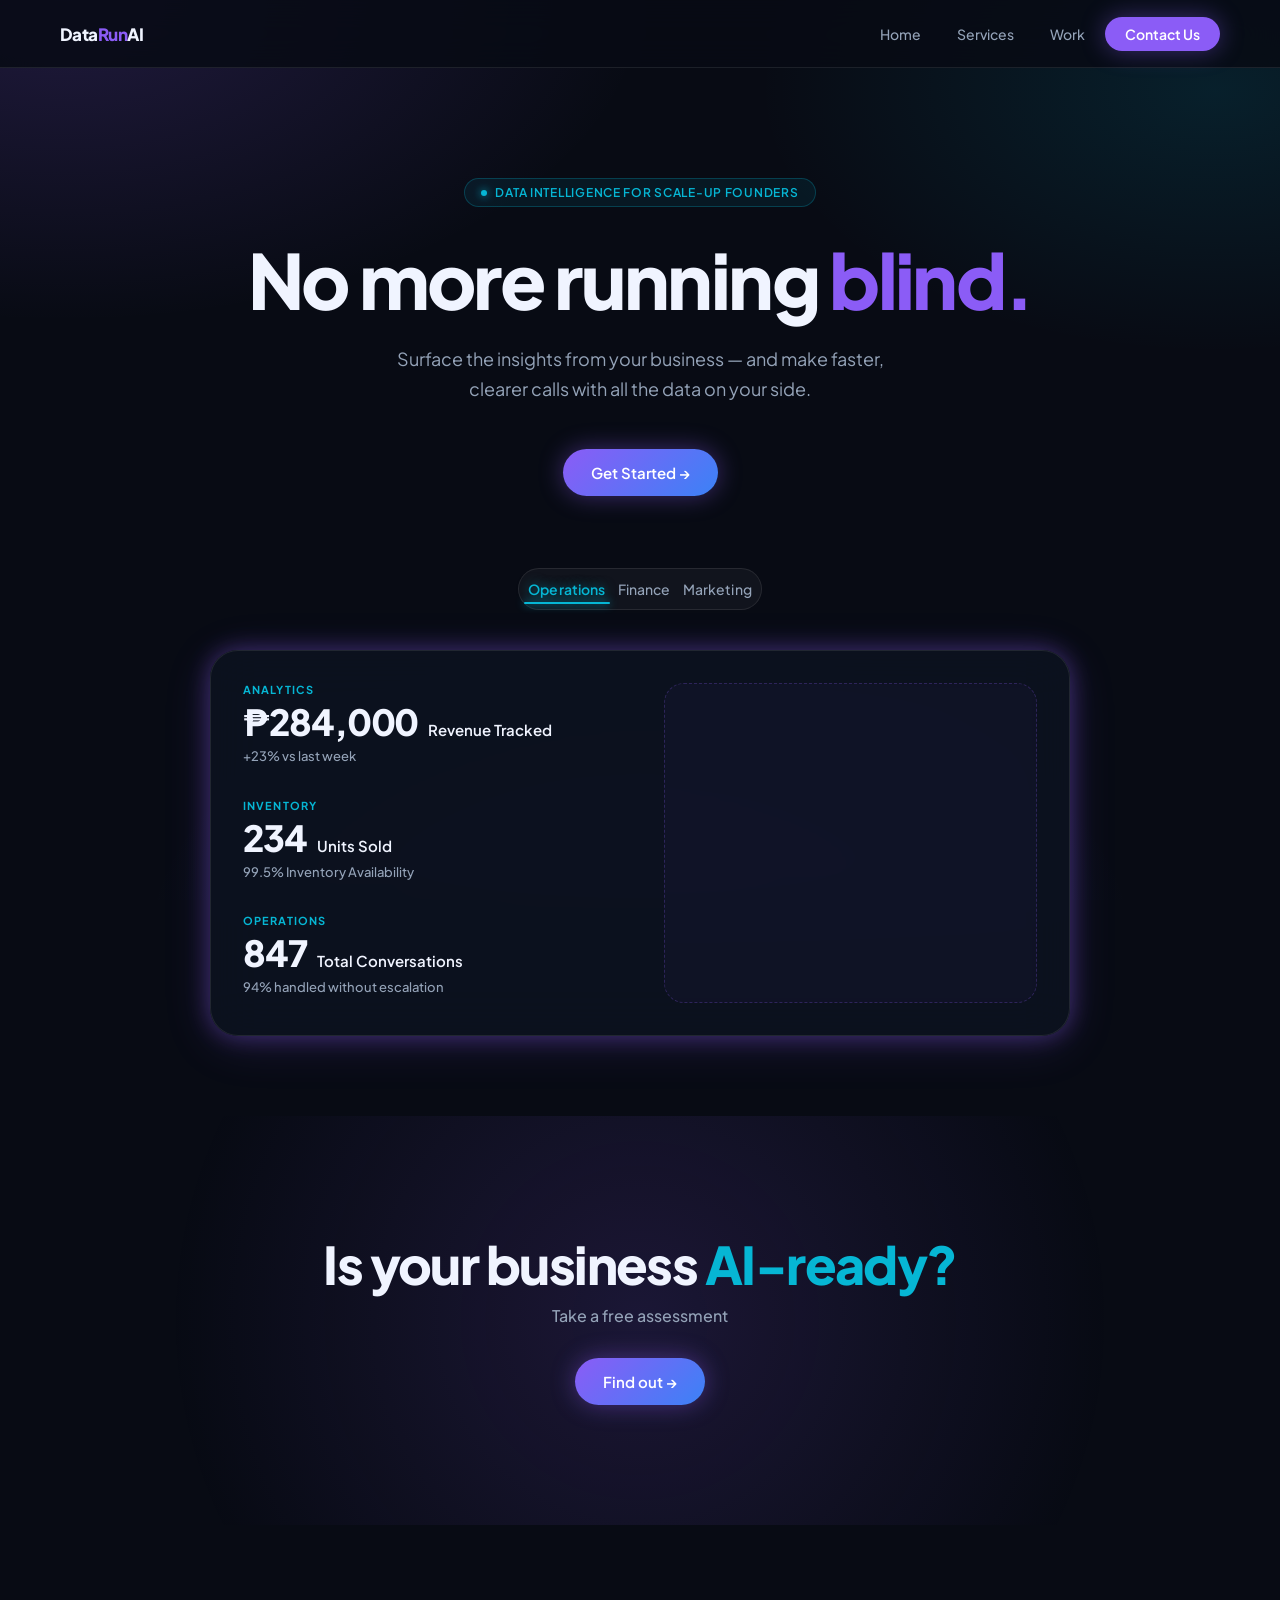
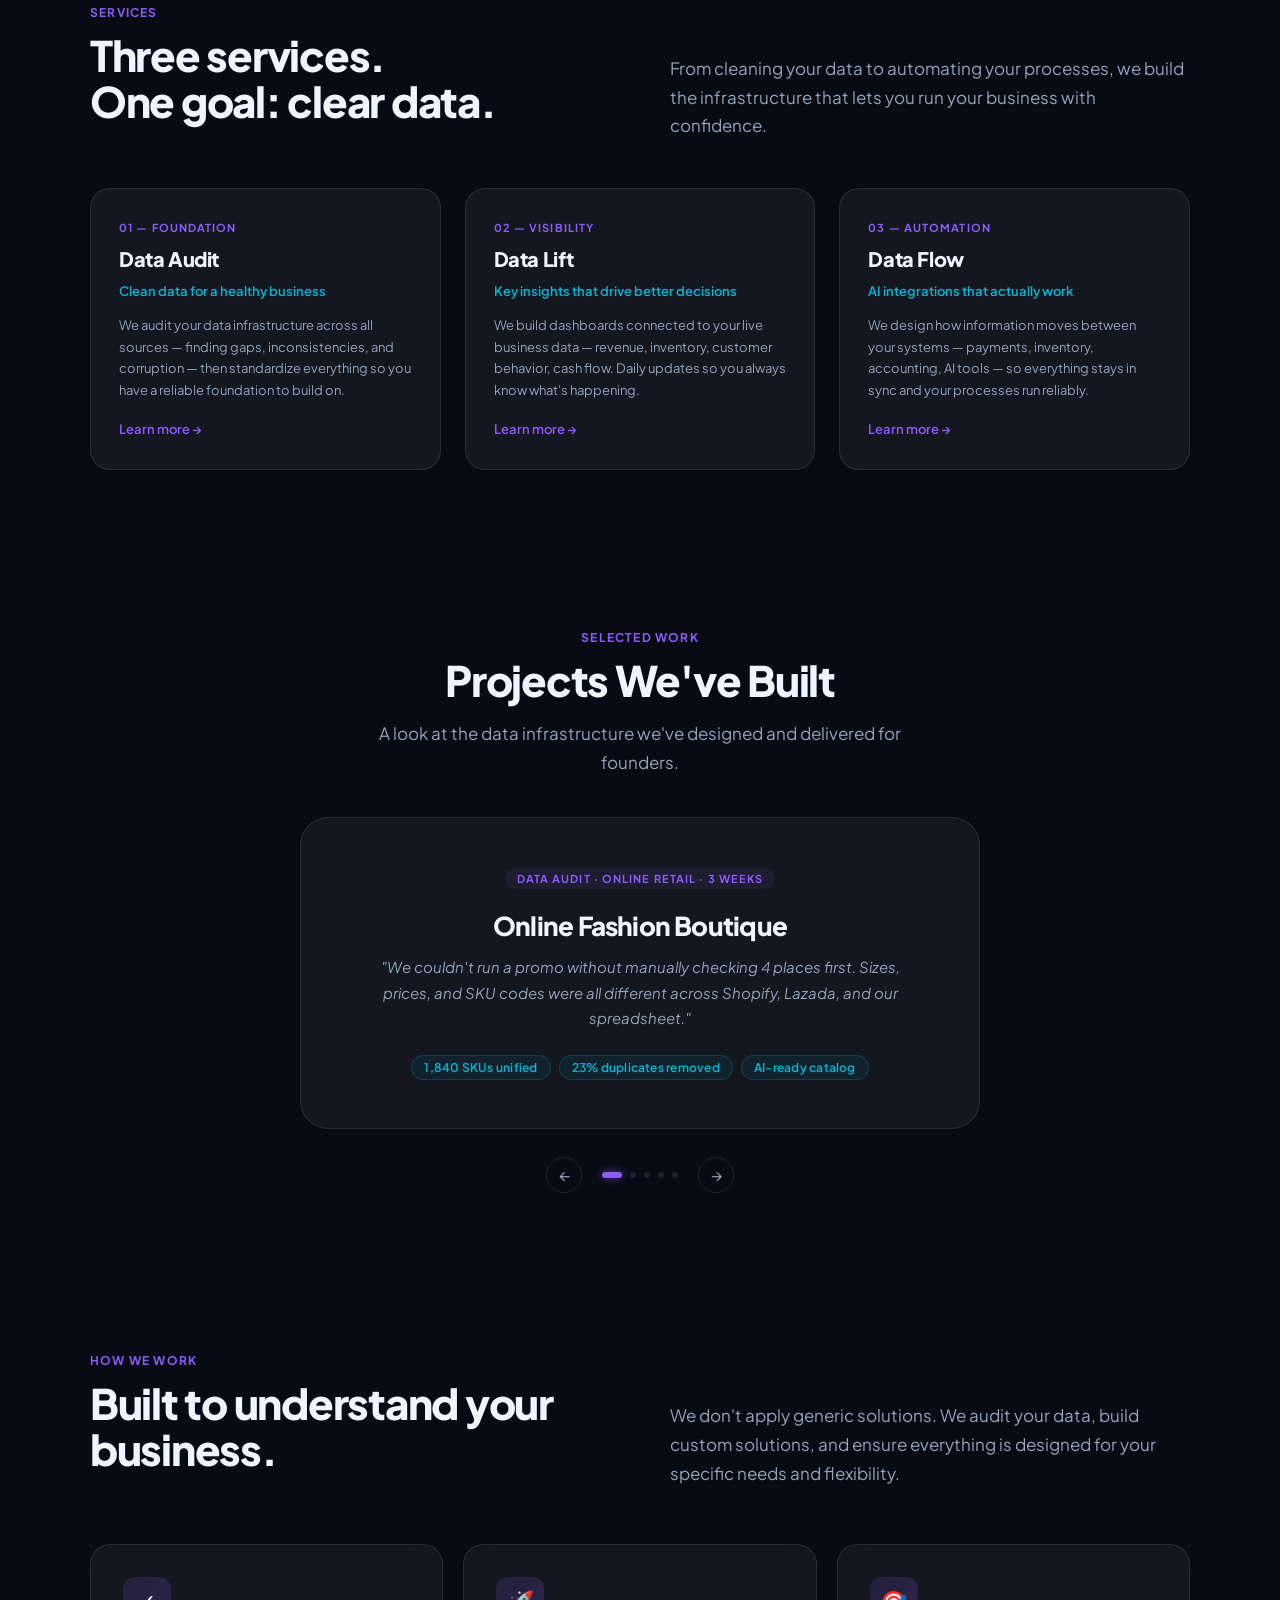
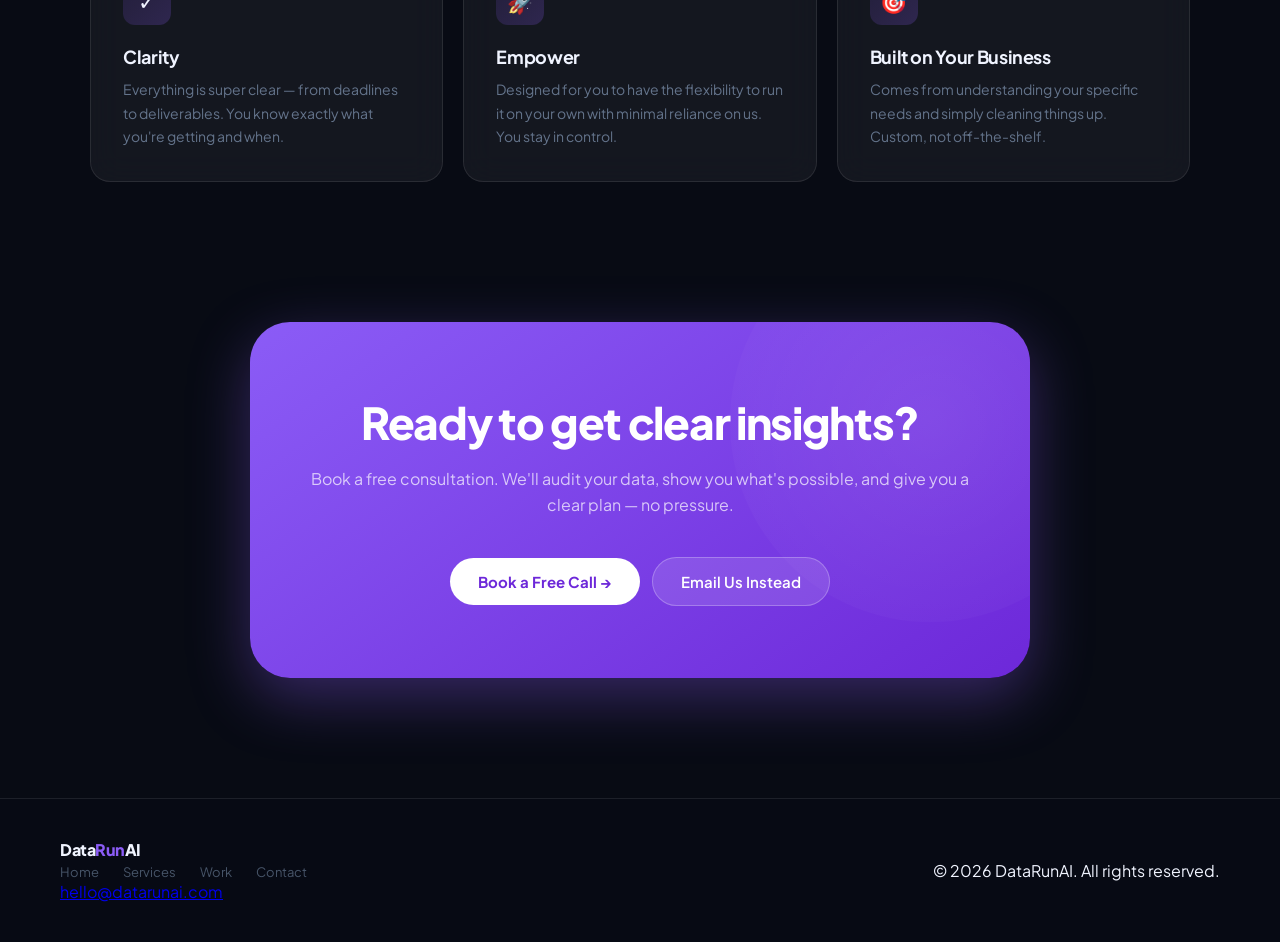
<file: frontend/index.html>
<!DOCTYPE html>
<html lang="en">
<head>
<meta charset="UTF-8">
<meta name="viewport" content="width=device-width, initial-scale=1.0">
<title>DataRunAI — Data Intelligence for Scale-Up Founders</title>
<link rel="preconnect" href="https://fonts.googleapis.com">
<link href="https://fonts.googleapis.com/css2?family=Plus+Jakarta+Sans:wght@300;400;500;600;700;800&display=swap" rel="stylesheet">
<link rel="stylesheet" href="styles.css">
</head>
<body>

<div class="bg-gradient"></div>
<div class="page">

<!-- ─── NAV ─── -->
<nav>
  <a class="nav-logo" href="index.html">Data<span>Run</span>AI</a>
  <ul class="nav-links">
    <li><a href="index.html" data-page="homepage">Home</a></li>
    <li><a href="services.html" data-page="services">Services</a></li>
    <li><a href="work.html" data-page="work">Work</a></li>
    <li><a href="contact.html" data-page="contact" class="nav-cta">Contact Us</a></li>
  </ul>
</nav>

<!-- ══════════════════════════════════════════
     HOMEPAGE
══════════════════════════════════════════ -->

<!-- HERO -->
<section style="padding:0;">
  <div class="hero">
    <div class="hero-badge anim-1">
      <span class="badge-dot"></span>
      Data intelligence for scale-up founders
    </div>
    <h1 class="anim-2">No more running <span class="highlight">blind.</span></h1>
    <p class="hero-sub anim-3">Surface the insights from your business — and make faster, clearer calls with all the data on your side.</p>
    <div class="hero-actions anim-4">
      <a href="contact.html" class="btn btn-live">Get Started →</a>
    </div>
    <!-- Proof Section Tabs -->
    <div class="hero-tabs">
      <button class="hero-tab-text active" onclick="switchProofTab('operations', this)">Operations</button>
      <button class="hero-tab-text" onclick="switchProofTab('finance', this)">Finance</button>
      <button class="hero-tab-text" onclick="switchProofTab('marketing', this)">Marketing</button>
    </div>

    <div class="hero-visual anim-5">
      <div class="hero-card">
        <div class="hero-card-inner" id="hero-card-inner">

          <!-- OPERATIONS VIEW -->
          <div class="hero-content active" id="proof-operations">
            <div class="hero-metrics">
              <div class="hero-metric-item">
                <div class="hero-metric-category">Analytics</div>
                <div class="hero-metric-line">
                  <div class="hero-metric-header" id="proof-val-0">₱284,000</div>
                  <div class="hero-metric-title">Revenue Tracked</div>
                </div>
                <div class="hero-metric-support">+23% vs last week</div>
              </div>
              <div class="hero-metric-item">
                <div class="hero-metric-category">Inventory</div>
                <div class="hero-metric-line">
                  <div class="hero-metric-header" id="proof-val-1">234</div>
                  <div class="hero-metric-title">Units Sold</div>
                </div>
                <div class="hero-metric-support">99.5% Inventory Availability</div>
              </div>
              <div class="hero-metric-item">
                <div class="hero-metric-category">Operations</div>
                <div class="hero-metric-line">
                  <div class="hero-metric-header" id="proof-val-2">847</div>
                  <div class="hero-metric-title">Total Conversations</div>
                </div>
                <div class="hero-metric-support">94% handled without escalation</div>
              </div>
            </div>
            <div class="hero-image-container">
              <!-- Image placeholder — user adds image later -->
            </div>
          </div>

          <!-- FINANCE VIEW -->
          <div class="hero-content" id="proof-finance">
            <div class="hero-metrics">
              <div class="hero-metric-item">
                <div class="hero-metric-category">Cash Flow</div>
                <div class="hero-metric-line">
                  <div class="hero-metric-header" id="fin-val-0">₱284,000</div>
                  <div class="hero-metric-title">Cash Collected</div>
                </div>
                <div class="hero-metric-support">₱96,000 still outstanding</div>
              </div>
              <div class="hero-metric-item">
                <div class="hero-metric-category">Products</div>
                <div class="hero-metric-line">
                  <div class="hero-metric-header" id="fin-val-1">71%</div>
                  <div class="hero-metric-title">Best Margin</div>
                </div>
                <div class="hero-metric-support">2 SKUs below breakeven</div>
              </div>
              <div class="hero-metric-item">
                <div class="hero-metric-category">P&L</div>
                <div class="hero-metric-line">
                  <div class="hero-metric-header" id="fin-val-2">₱84,000</div>
                  <div class="hero-metric-title">Net Profit</div>
                </div>
                <div class="hero-metric-support">Revenue was ₱340K</div>
              </div>
            </div>
            <div class="hero-image-container">
              <!-- Finance dashboard image placeholder -->
            </div>
          </div>

          <!-- MARKETING VIEW -->
          <div class="hero-content" id="proof-marketing">
            <div class="hero-metrics">
              <div class="hero-metric-item">
                <div class="hero-metric-category">Channels</div>
                <div class="hero-metric-line">
                  <div class="hero-metric-header" id="mkt-val-0">1,847</div>
                  <div class="hero-metric-title">Leads This Month</div>
                </div>
                <div class="hero-metric-support">61% Instagram · 27% referral · 12% other</div>
              </div>
              <div class="hero-metric-item">
                <div class="hero-metric-category">Acquisition</div>
                <div class="hero-metric-line">
                  <div class="hero-metric-header" id="mkt-val-1">₱380</div>
                  <div class="hero-metric-title">Cost Per Acquisition</div>
                </div>
                <div class="hero-metric-support">Paid: ₱820 · Organic: ₱140</div>
              </div>
              <div class="hero-metric-item">
                <div class="hero-metric-category">Retention</div>
                <div class="hero-metric-line">
                  <div class="hero-metric-header" id="mkt-val-2">34%</div>
                  <div class="hero-metric-title">Repeat Customer Rate</div>
                </div>
                <div class="hero-metric-support">Benchmark for your category: 52%</div>
              </div>
            </div>
            <div class="hero-image-container">
              <!-- Marketing dashboard image placeholder -->
            </div>
          </div>
        </div>
      </div>
    </div>
  </div>
</section>

<!-- AI READINESS BANNER -->
<section class="readiness-section">
  <div class="readiness-inner">
    <h2 class="readiness-title">Is your business <span class="highlight">AI-ready?</span></h2>
    <p class="readiness-sub">Take a free assessment</p>
    <a href="contact.html" class="btn btn-live">Find out →</a>
  </div>
</section>

<!-- SERVICES SECTION -->
<section id="services">
  <div class="inner">
    <div class="section-eyebrow">Services</div>
    <div style="display:grid;grid-template-columns:1fr 1fr;gap:60px;align-items:end;margin-bottom:8px;">
      <div><div class="section-title">Three services.<br>One goal: clear data.</div></div>
      <div class="section-sub" style="margin-bottom:0;">From cleaning your data to automating your processes, we build the infrastructure that lets you run your business with confidence.</div>
    </div>
    <div class="home-services-grid">

      <a href="services.html" class="home-service-card">
        <div class="home-service-tag">01 — Foundation</div>
        <div class="home-service-title">Data Audit</div>
        <div class="home-service-subtitle">Clean data for a healthy business</div>
        <p class="home-service-desc">We audit your data infrastructure across all sources — finding gaps, inconsistencies, and corruption — then standardize everything so you have a reliable foundation to build on.</p>
        <div class="home-service-link">Learn more →</div>
      </a>

      <a href="services.html" class="home-service-card">
        <div class="home-service-tag">02 — Visibility</div>
        <div class="home-service-title">Data Lift</div>
        <div class="home-service-subtitle">Key insights that drive better decisions</div>
        <p class="home-service-desc">We build dashboards connected to your live business data — revenue, inventory, customer behavior, cash flow. Daily updates so you always know what's happening.</p>
        <div class="home-service-link">Learn more →</div>
      </a>

      <a href="services.html" class="home-service-card">
        <div class="home-service-tag">03 — Automation</div>
        <div class="home-service-title">Data Flow</div>
        <div class="home-service-subtitle">AI integrations that actually work</div>
        <p class="home-service-desc">We design how information moves between your systems — payments, inventory, accounting, AI tools — so everything stays in sync and your processes run reliably.</p>
        <div class="home-service-link">Learn more →</div>
      </a>

    </div>
  </div>
</section>

<!-- SELECTED WORK -->
<section id="selected-work">
  <div class="inner" style="text-align:center;">
    <div class="section-eyebrow">Selected Work</div>
    <div class="section-title">Projects We've Built</div>
    <div class="section-sub" style="margin:0 auto 40px;">A look at the data infrastructure we've designed and delivered for founders.</div>
    <div class="portfolio-carousel">
      <div class="portfolio-slides" id="portfolio-slides">

        <div class="portfolio-slide active">
          <div class="portfolio-card">
            <div class="portfolio-tag">Data Audit · Online Retail · 3 weeks</div>
            <div class="portfolio-title">Online Fashion Boutique</div>
            <div class="portfolio-problem">"We couldn't run a promo without manually checking 4 places first. Sizes, prices, and SKU codes were all different across Shopify, Lazada, and our spreadsheet."</div>
            <div class="portfolio-result">
              <span>1,840 SKUs unified</span>
              <span>23% duplicates removed</span>
              <span>AI-ready catalog</span>
            </div>
          </div>
        </div>

        <div class="portfolio-slide">
          <div class="portfolio-card">
            <div class="portfolio-tag">Data Lift · F&B · 2 weeks</div>
            <div class="portfolio-title">Multi-Branch Restaurant Group</div>
            <div class="portfolio-problem">"Our bestselling branch had the worst margins. We had 3 branches and had no idea which one was actually making money — until we built the dashboard."</div>
            <div class="portfolio-result">
              <span>₱180K/month margin leak found</span>
              <span>Branch P&L visible daily</span>
              <span>Live across 3 locations</span>
            </div>
          </div>
        </div>

        <div class="portfolio-slide">
          <div class="portfolio-card">
            <div class="portfolio-tag">Data Flow · E-commerce · 4 weeks</div>
            <div class="portfolio-title">D2C Skincare Brand</div>
            <div class="portfolio-problem">"Orders came from Instagram, our website, and Lazada. None of it talked to each other. We'd oversell, miss orders, and accounting was always 2 weeks behind."</div>
            <div class="portfolio-result">
              <span>Zero oversells since launch</span>
              <span>Accounting closes same day</span>
              <span>3 channels fully synced</span>
            </div>
          </div>
        </div>

        <div class="portfolio-slide">
          <div class="portfolio-card">
            <div class="portfolio-tag">Data Audit · Professional Services · 2 weeks</div>
            <div class="portfolio-title">HR & Staffing Firm</div>
            <div class="portfolio-problem">"5 years of client and candidate data across Gmail, a shared Drive, and a CRM nobody updated. We couldn't even answer how many active clients we had."</div>
            <div class="portfolio-result">
              <span>3,200 records cleaned</span>
              <span>Single source of truth</span>
              <span>Sales team trusts the data</span>
            </div>
          </div>
        </div>

        <div class="portfolio-slide">
          <div class="portfolio-card">
            <div class="portfolio-tag">Data Flow · F&B / Delivery · 3 weeks</div>
            <div class="portfolio-title">Online Grocery & Delivery</div>
            <div class="portfolio-problem">"Our AI chatbot kept confirming items that were out of stock. The inventory data feeding it was 6 hours old. Customers were furious and we were refunding constantly."</div>
            <div class="portfolio-result">
              <span>Real-time inventory sync</span>
              <span>Order errors down 94%</span>
              <span>800+ orders/week automated</span>
            </div>
          </div>
        </div>

      </div>
      <div class="portfolio-nav">
        <button class="portfolio-btn" onclick="prevProject()">←</button>
        <div class="portfolio-dots">
          <span class="portfolio-dot active" onclick="showProject(0)"></span>
          <span class="portfolio-dot" onclick="showProject(1)"></span>
          <span class="portfolio-dot" onclick="showProject(2)"></span>
          <span class="portfolio-dot" onclick="showProject(3)"></span>
          <span class="portfolio-dot" onclick="showProject(4)"></span>
        </div>
        <button class="portfolio-btn" onclick="nextProject()">→</button>
      </div>
    </div>
  </div>
</section>

<!-- HOW WE WORK -->
<section id="how-we-work">
  <div class="inner">
    <div class="section-eyebrow">How We Work</div>
    <div style="display:grid;grid-template-columns:1fr 1fr;gap:60px;align-items:end;margin-bottom:56px;">
      <div><div class="section-title">Built to understand your business.</div></div>
      <div class="section-sub" style="margin-bottom:0;">We don't apply generic solutions. We audit your data, build custom solutions, and ensure everything is designed for your specific needs and flexibility.</div>
    </div>
    <div class="why-grid">
      <div class="why-card">
        <div class="why-icon">✓</div>
        <div class="why-title">Clarity</div>
        <div class="why-body">Everything is super clear — from deadlines to deliverables. You know exactly what you're getting and when.</div>
      </div>
      <div class="why-card">
        <div class="why-icon">🚀</div>
        <div class="why-title">Empower</div>
        <div class="why-body">Designed for you to have the flexibility to run it on your own with minimal reliance on us. You stay in control.</div>
      </div>
      <div class="why-card">
        <div class="why-icon">🎯</div>
        <div class="why-title">Built on Your Business</div>
        <div class="why-body">Comes from understanding your specific needs and simply cleaning things up. Custom, not off-the-shelf.</div>
      </div>
    </div>
  </div>
</section>

<!-- CTA -->
<div class="cta-section">
  <div class="cta-card">
    <div class="cta-title">Ready to get clear insights?</div>
    <div class="cta-sub">Book a free consultation. We'll audit your data, show you what's possible, and give you a clear plan — no pressure.</div>
    <div class="cta-btns">
      <a href="contact.html" class="btn btn-white">Book a Free Call →</a>
      <a href="mailto:hello@datarunai.com" class="btn btn-ghost-white">Email Us Instead</a>
    </div>
  </div>
</div>

<!-- FOOTER -->
<footer class="footer">
  <div class="footer-inner">
    <a class="footer-logo" href="index.html">Data<span>Run</span>AI</a>
    <ul class="footer-links">
      <li><a href="index.html">Home</a></li>
      <li><a href="services.html">Services</a></li>
      <li><a href="work.html">Work</a></li>
      <li><a href="contact.html">Contact</a></li>
    </ul>
    <div class="footer-contact">
      <a href="mailto:hello@datarunai.com">hello@datarunai.com</a>
    </div>
  </div>
  <div class="footer-bottom">
    <p>&copy; 2026 DataRunAI. All rights reserved.</p>
  </div>
</footer>

</div><!-- /page -->

<script src="script.js"></script>
</body>
</html>
</file>
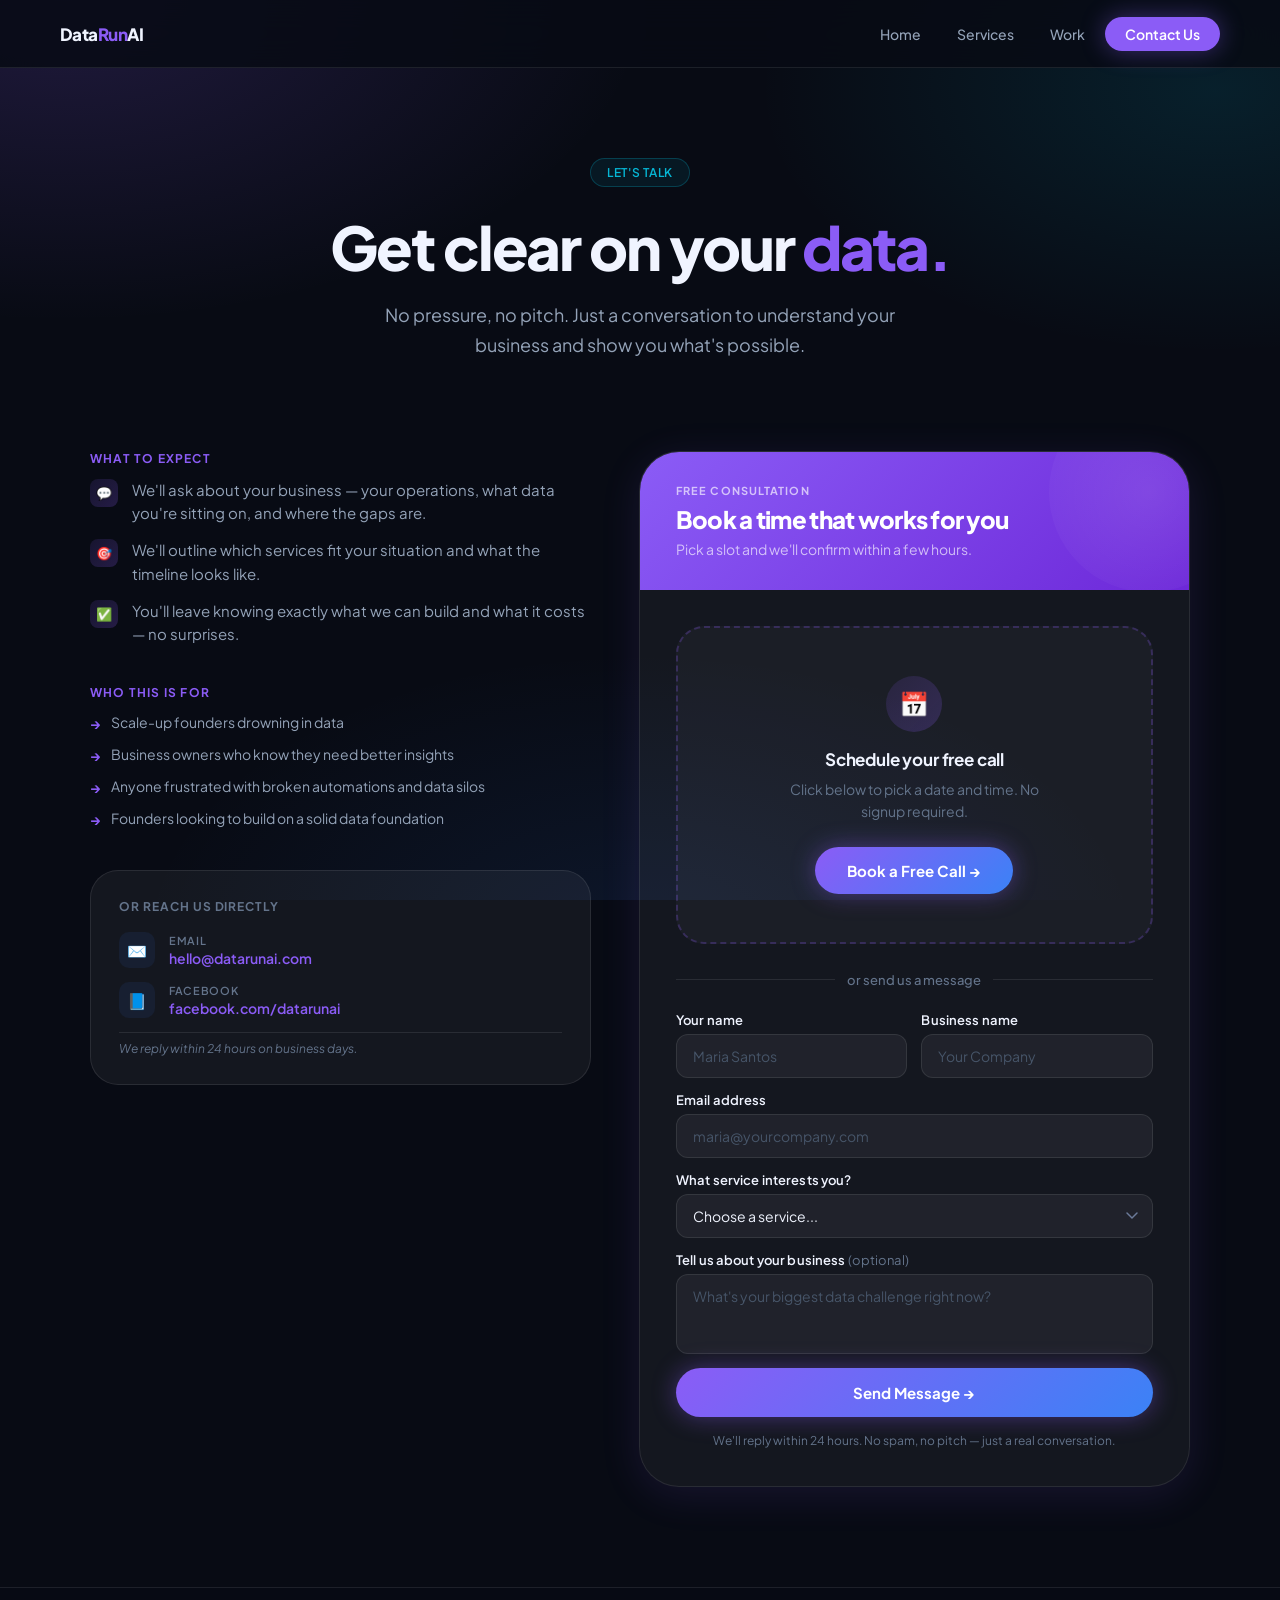
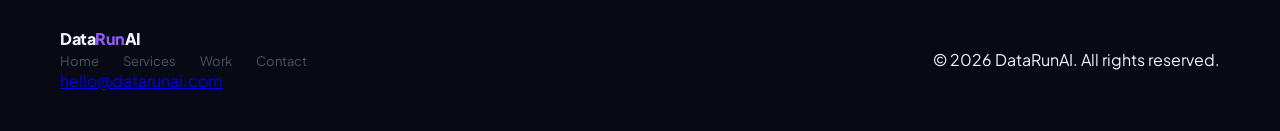
<file: frontend/contact.html>
<!DOCTYPE html>
<html lang="en">
<head>
<meta charset="UTF-8">
<meta name="viewport" content="width=device-width, initial-scale=1.0">
<title>Contact — DataRunAI</title>
<link rel="preconnect" href="https://fonts.googleapis.com">
<link href="https://fonts.googleapis.com/css2?family=Plus+Jakarta+Sans:wght@300;400;500;600;700;800&display=swap" rel="stylesheet">
<link rel="stylesheet" href="styles.css">
</head>
<body>

<div class="bg-gradient"></div>
<div class="page">

<!-- ─── NAV ─── -->
<nav>
  <a class="nav-logo" href="index.html">Data<span>Run</span>AI</a>
  <ul class="nav-links">
    <li><a href="index.html" data-page="homepage">Home</a></li>
    <li><a href="services.html" data-page="services">Services</a></li>
    <li><a href="work.html" data-page="work">Work</a></li>
    <li><a href="contact.html" data-page="contact" class="nav-cta">Contact Us</a></li>
  </ul>
</nav>

<!-- ══════════════════════════════════════════
     CONTACT
══════════════════════════════════════════ -->

<section style="padding:0;">
  <div class="page-hero">
    <div class="hero-badge anim-1">Let's talk</div>
    <h1 class="anim-2">Get clear on your <span class="highlight">data.</span></h1>
    <p class="anim-3">No pressure, no pitch. Just a conversation to understand your business and show you what's possible.</p>
  </div>
</section>

<section style="padding:20px 60px 100px;">
  <div class="inner">
    <div class="contact-grid">

      <!-- Left -->
      <div>
        <div class="info-block">
          <div class="info-eyebrow">What to expect</div>
          <ul class="expect-list">
            <li><div class="expect-icon">💬</div><span>We'll ask about your business — your operations, what data you're sitting on, and where the gaps are.</span></li>
            <li><div class="expect-icon">🎯</div><span>We'll outline which services fit your situation and what the timeline looks like.</span></li>
            <li><div class="expect-icon">✅</div><span>You'll leave knowing exactly what we can build and what it costs — no surprises.</span></li>
          </ul>
        </div>
        <div class="info-block">
          <div class="info-eyebrow">Who this is for</div>
          <ul class="who-for-list">
            <li>Scale-up founders drowning in data</li>
            <li>Business owners who know they need better insights</li>
            <li>Anyone frustrated with broken automations and data silos</li>
            <li>Founders looking to build on a solid data foundation</li>
          </ul>
        </div>
        <div class="direct-contact">
          <div class="direct-label">Or reach us directly</div>
          <div class="contact-method">
            <div class="contact-method-icon">✉️</div>
            <div>
              <div class="contact-method-type">Email</div>
              <div class="contact-method-value"><a href="mailto:hello@datarunai.com">hello@datarunai.com</a></div>
            </div>
          </div>
          <div class="contact-method">
            <div class="contact-method-icon">📘</div>
            <div>
              <div class="contact-method-type">Facebook</div>
              <div class="contact-method-value"><a href="https://facebook.com/datarunai" target="_blank">facebook.com/datarunai</a></div>
            </div>
          </div>
          <div class="reply-note">We reply within 24 hours on business days.</div>
        </div>
      </div>

      <!-- Right -->
      <div class="booking-card">
        <div class="booking-card-header">
          <div class="booking-header-label">Free Consultation</div>
          <div class="booking-header-title">Book a time that works for you</div>
          <div class="booking-header-sub">Pick a slot and we'll confirm within a few hours.</div>
        </div>
        <div class="booking-card-body">
          <div class="calendly-placeholder">
            <div class="calendly-icon">📅</div>
            <div class="calendly-title">Schedule your free call</div>
            <p class="calendly-sub">Click below to pick a date and time. No signup required.</p>
            <a href="https://calendly.com" target="_blank" class="btn-calendly">Book a Free Call →</a>
          </div>
          <div class="booking-divider">or send us a message</div>
          <form class="contact-form" onsubmit="handleSubmit(event)">
            <div class="form-row">
              <div class="form-group">
                <label for="name">Your name</label>
                <input type="text" id="name" name="name" placeholder="Maria Santos" required>
              </div>
              <div class="form-group">
                <label for="business">Business name</label>
                <input type="text" id="business" name="business" placeholder="Your Company">
              </div>
            </div>
            <div class="form-group">
              <label for="email">Email address</label>
              <input type="email" id="email" name="email" placeholder="maria@yourcompany.com" required>
            </div>
            <div class="form-group">
              <label for="interest">What service interests you?</label>
              <select id="interest" name="interest">
                <option value="" disabled selected>Choose a service...</option>
                <option value="data-audit">Data Audit — Clean my data</option>
                <option value="data-lift">Data Lift — Build dashboards</option>
                <option value="data-flow">Data Flow — Fix my automations</option>
                <option value="multiple">Multiple / Not sure yet</option>
              </select>
            </div>
            <div class="form-group">
              <label for="message">Tell us about your business <span style="color:var(--ink-soft);font-weight:400;">(optional)</span></label>
              <textarea id="message" name="message" rows="3" placeholder="What's your biggest data challenge right now?"></textarea>
            </div>
            <button type="submit" class="btn-submit">Send Message →</button>
            <p class="form-note">We'll reply within 24 hours. No spam, no pitch — just a real conversation.</p>
          </form>
        </div>
      </div>

    </div>
  </div>
</section>

<!-- FOOTER -->
<footer class="footer">
  <div class="footer-inner">
    <a class="footer-logo" href="index.html">Data<span>Run</span>AI</a>
    <ul class="footer-links">
      <li><a href="index.html">Home</a></li>
      <li><a href="services.html">Services</a></li>
      <li><a href="work.html">Work</a></li>
      <li><a href="contact.html">Contact</a></li>
    </ul>
    <div class="footer-contact">
      <a href="mailto:hello@datarunai.com">hello@datarunai.com</a>
    </div>
  </div>
  <div class="footer-bottom">
    <p>&copy; 2026 DataRunAI. All rights reserved.</p>
  </div>
</footer>

</div><!-- /page -->

<script src="script.js"></script>
</body>
</html>
</file>
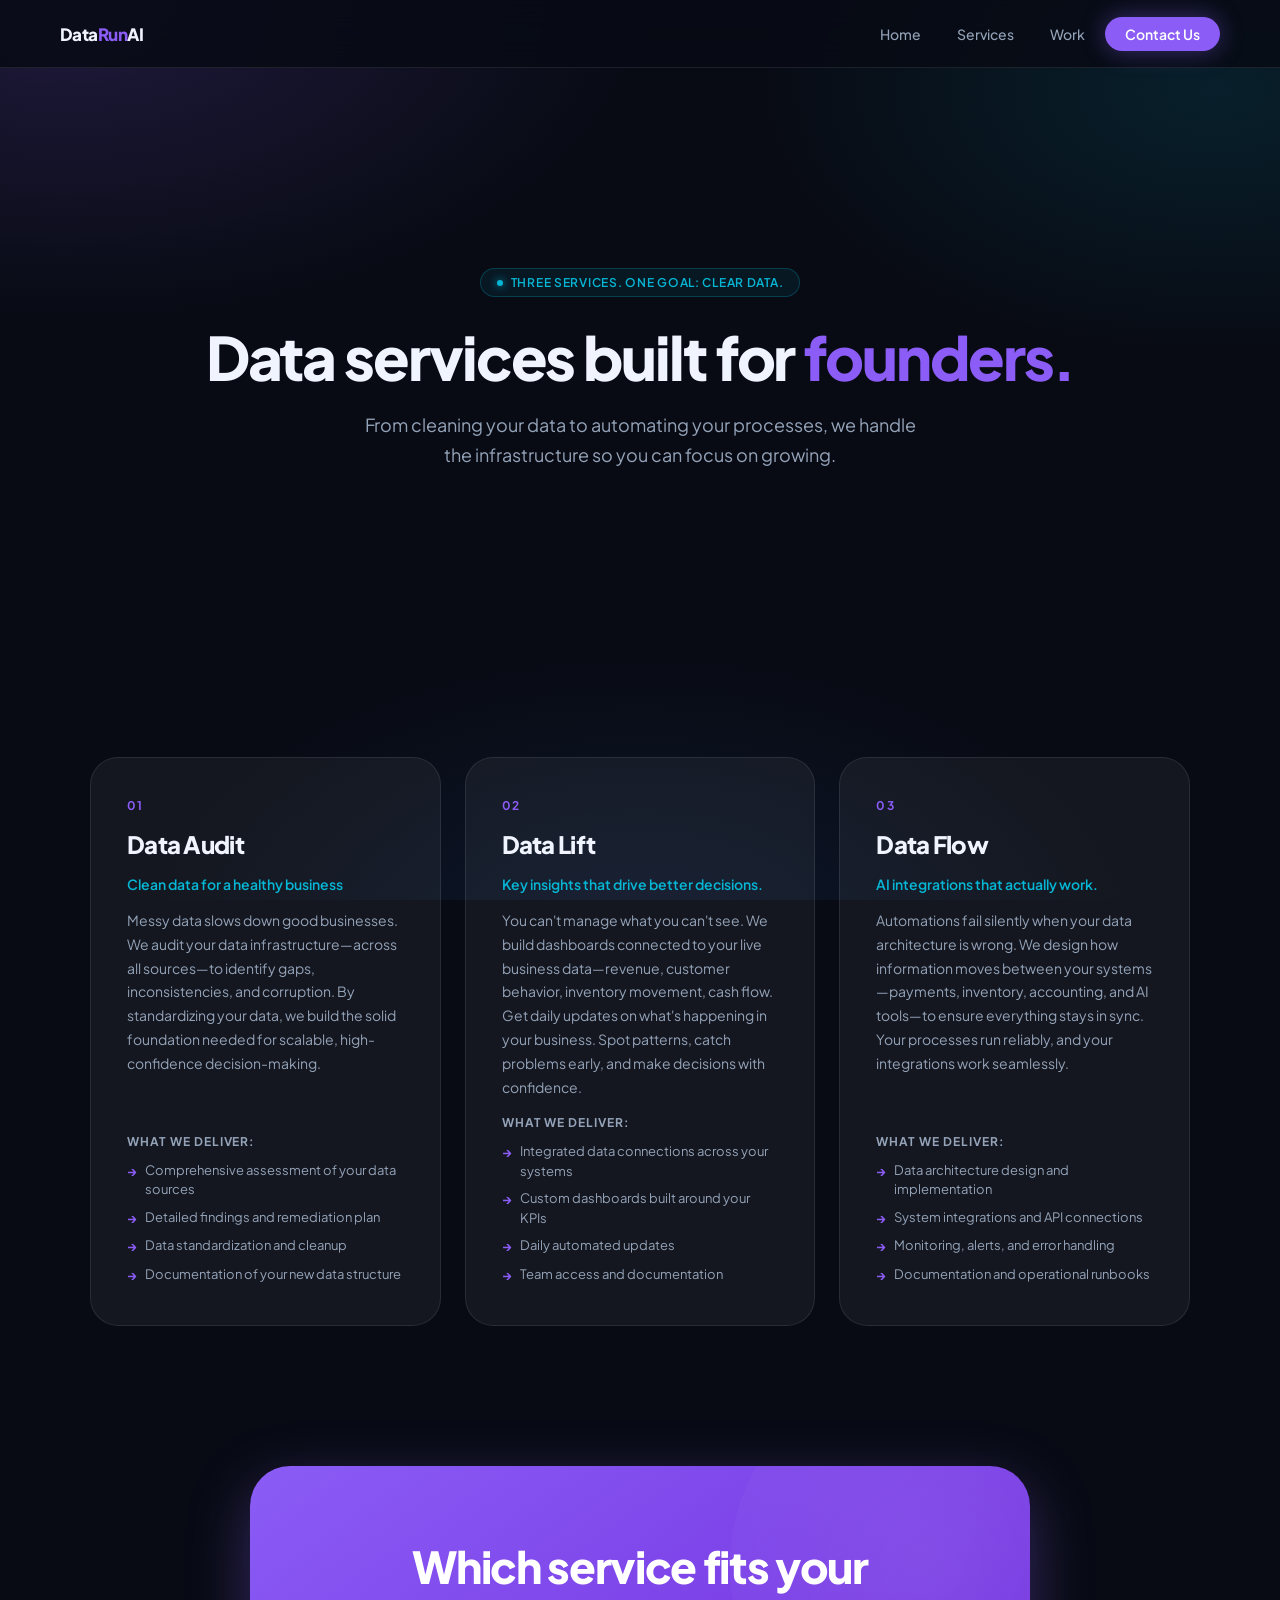
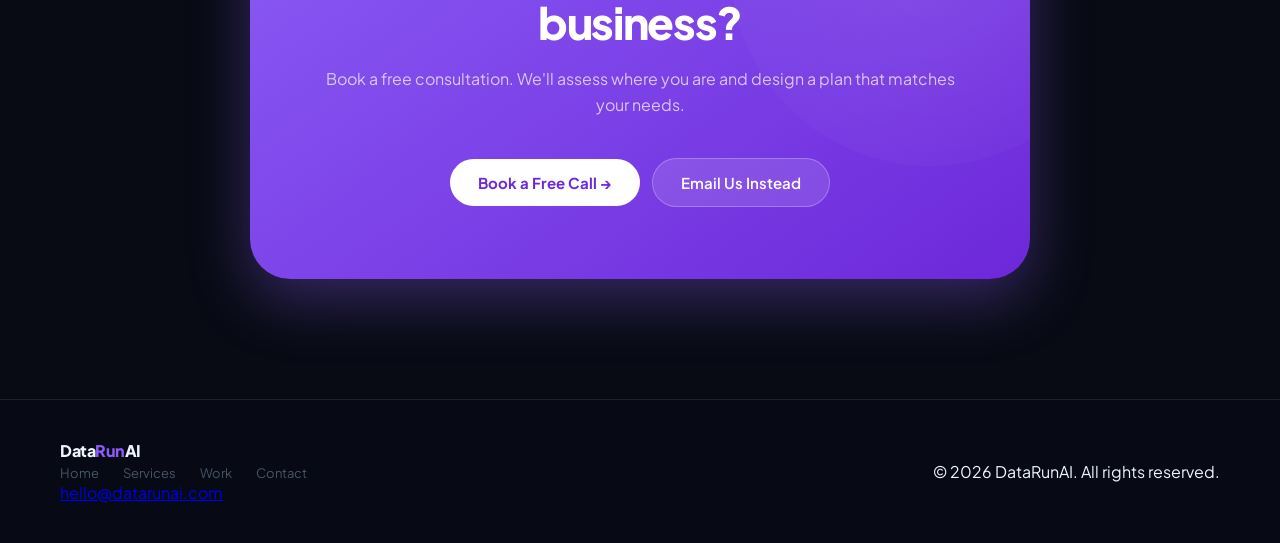
<file: frontend/services.html>
<!DOCTYPE html>
<html lang="en">
<head>
<meta charset="UTF-8">
<meta name="viewport" content="width=device-width, initial-scale=1.0">
<title>Services — DataRunAI</title>
<link rel="preconnect" href="https://fonts.googleapis.com">
<link href="https://fonts.googleapis.com/css2?family=Plus+Jakarta+Sans:wght@300;400;500;600;700;800&display=swap" rel="stylesheet">
<link rel="stylesheet" href="styles.css">
</head>
<body>

<div class="bg-gradient"></div>
<div class="page">

<!-- ─── NAV ─── -->
<nav>
  <a class="nav-logo" href="index.html">Data<span>Run</span>AI</a>
  <ul class="nav-links">
    <li><a href="index.html" data-page="homepage">Home</a></li>
    <li><a href="services.html" data-page="services">Services</a></li>
    <li><a href="work.html" data-page="work">Work</a></li>
    <li><a href="contact.html" data-page="contact" class="nav-cta">Contact Us</a></li>
  </ul>
</nav>

<!-- ══════════════════════════════════════════
     SERVICES
══════════════════════════════════════════ -->

<!-- HERO -->
<section class="page-hero">
  <div class="hero">
    <div class="hero-badge anim-1">
      <span class="badge-dot"></span>
      Three services. One goal: clear data.
    </div>
    <h1 class="anim-2">Data services built for <span class="highlight">founders.</span></h1>
    <p class="hero-sub anim-3">From cleaning your data to automating your processes, we handle the infrastructure so you can focus on growing.</p>
  </div>
</section>

<!-- SERVICES CARDS -->
<section id="services-detail">
  <div class="inner">
    <div class="services-grid">
      
      <!-- Data Audit -->
      <div class="service-card">
        <div class="service-number">01</div>
        <div class="service-title">Data Audit</div>
        <div class="service-subtitle">Clean data for a healthy business</div>
        <p class="service-desc">Messy data slows down good businesses. We audit your data infrastructure—across all sources—to identify gaps, inconsistencies, and corruption. By standardizing your data, we build the solid foundation needed for scalable, high-confidence decision-making.</p>
        <div class="service-delivers">
          <h4>What we deliver:</h4>
          <ul>
            <li>Comprehensive assessment of your data sources</li>
            <li>Detailed findings and remediation plan</li>
            <li>Data standardization and cleanup</li>
            <li>Documentation of your new data structure</li>
          </ul>
        </div>
      </div>

      <!-- Data Lift -->
      <div class="service-card">
        <div class="service-number">02</div>
        <div class="service-title">Data Lift</div>
        <div class="service-subtitle">Key insights that drive better decisions.</div>
        <p class="service-desc">You can't manage what you can't see. We build dashboards connected to your live business data—revenue, customer behavior, inventory movement, cash flow. Get daily updates on what's happening in your business. Spot patterns, catch problems early, and make decisions with confidence.</p>
        <div class="service-delivers">
          <h4>What we deliver:</h4>
          <ul>
            <li>Integrated data connections across your systems</li>
            <li>Custom dashboards built around your KPIs</li>
            <li>Daily automated updates</li>
            <li>Team access and documentation</li>
          </ul>
        </div>
      </div>

      <!-- Data Flow -->
      <div class="service-card">
        <div class="service-number">03</div>
        <div class="service-title">Data Flow</div>
        <div class="service-subtitle">AI integrations that actually work.</div>
        <p class="service-desc">Automations fail silently when your data architecture is wrong. We design how information moves between your systems—payments, inventory, accounting, and AI tools—to ensure everything stays in sync. Your processes run reliably, and your integrations work seamlessly.</p>
        <div class="service-delivers">
          <h4>What we deliver:</h4>
          <ul>
            <li>Data architecture design and implementation</li>
            <li>System integrations and API connections</li>
            <li>Monitoring, alerts, and error handling</li>
            <li>Documentation and operational runbooks</li>
          </ul>
        </div>
      </div>

    </div>
  </div>
</section>

<!-- CTA -->
<div class="cta-section">
  <div class="cta-card">
    <div class="cta-title">Which service fits your business?</div>
    <div class="cta-sub">Book a free consultation. We'll assess where you are and design a plan that matches your needs.</div>
    <div class="cta-btns">
      <a href="contact.html" class="btn btn-white">Book a Free Call →</a>
      <a href="mailto:hello@datarunai.com" class="btn btn-ghost-white">Email Us Instead</a>
    </div>
  </div>
</div>

<!-- FOOTER -->
<footer class="footer">
  <div class="footer-inner">
    <a class="footer-logo" href="index.html">Data<span>Run</span>AI</a>
    <ul class="footer-links">
      <li><a href="index.html">Home</a></li>
      <li><a href="services.html">Services</a></li>
      <li><a href="work.html">Work</a></li>
      <li><a href="contact.html">Contact</a></li>
    </ul>
    <div class="footer-contact">
      <a href="mailto:hello@datarunai.com">hello@datarunai.com</a>
    </div>
  </div>
  <div class="footer-bottom">
    <p>&copy; 2026 DataRunAI. All rights reserved.</p>
  </div>
</footer>

</div><!-- /page -->

<script src="script.js"></script>
</body>
</html>
</file>
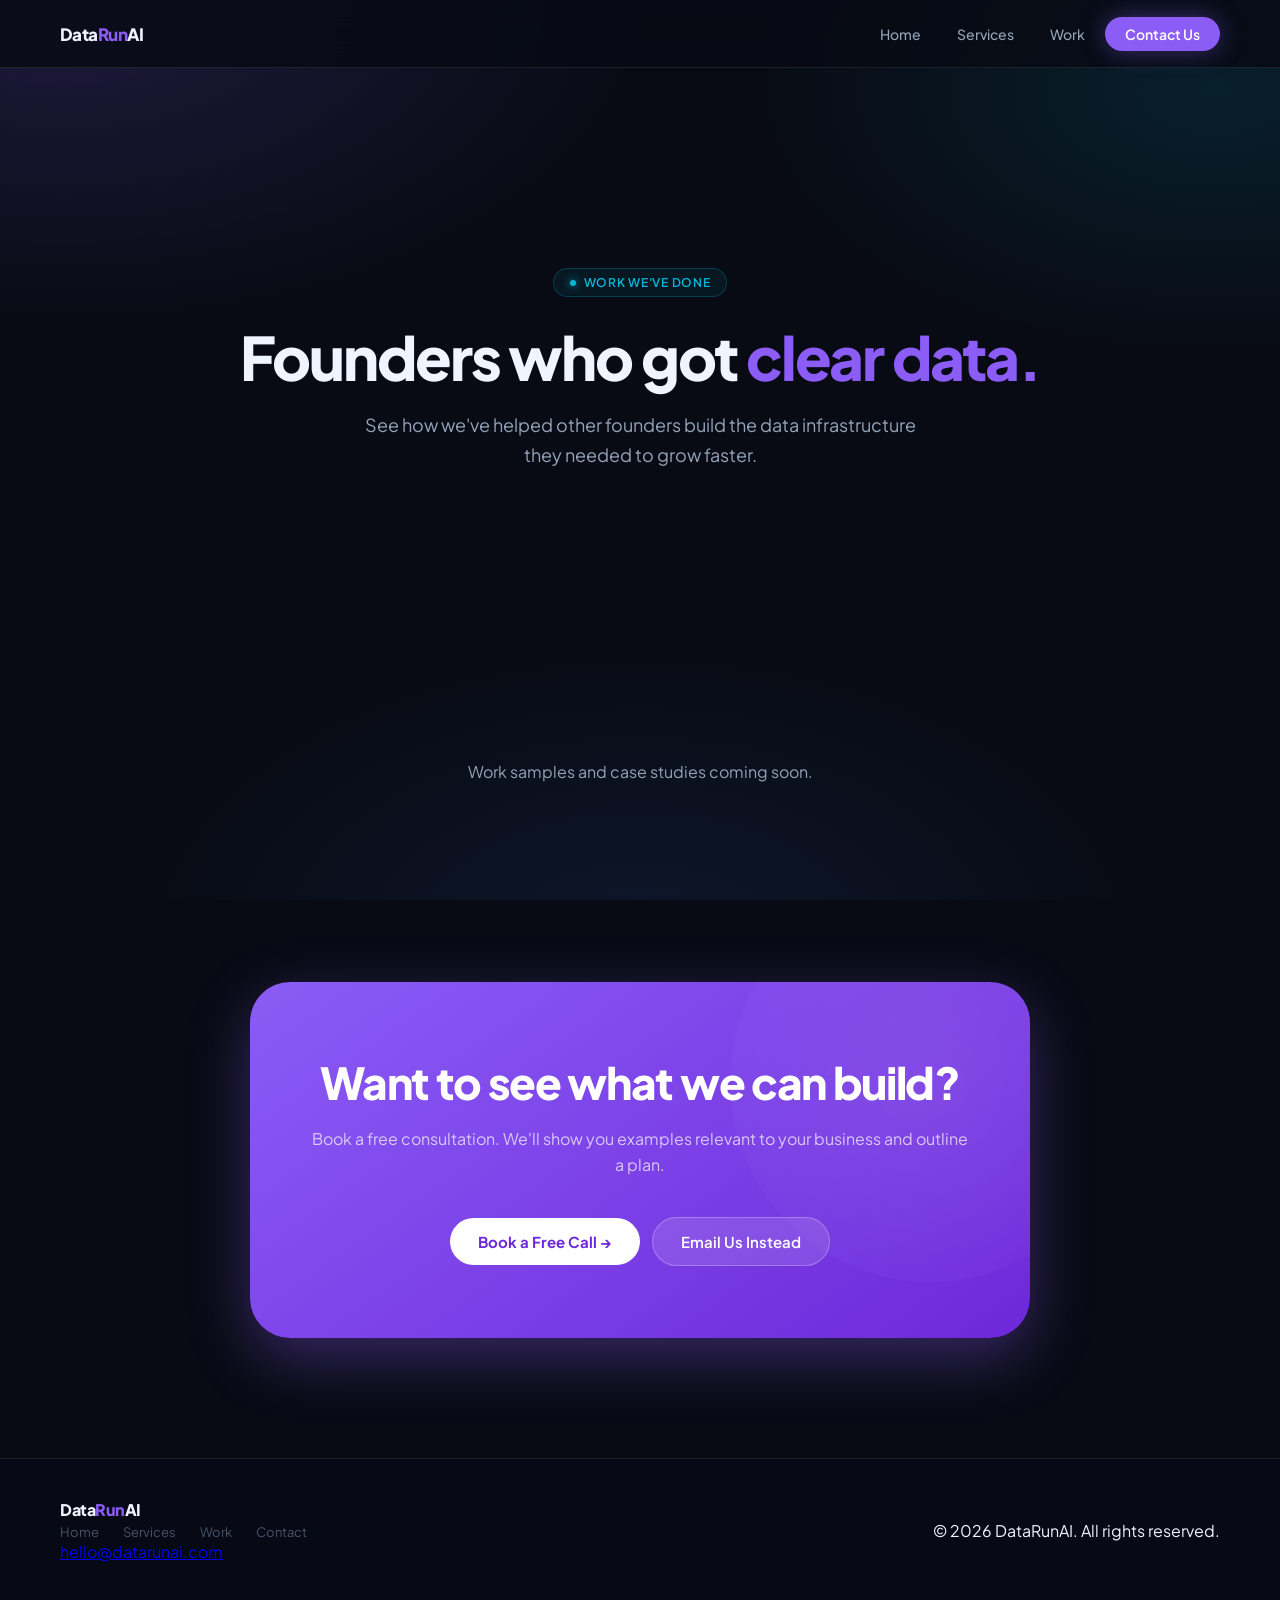
<file: frontend/work.html>
<!DOCTYPE html>
<html lang="en">
<head>
<meta charset="UTF-8">
<meta name="viewport" content="width=device-width, initial-scale=1.0">
<title>Work — DataRunAI</title>
<link rel="preconnect" href="https://fonts.googleapis.com">
<link href="https://fonts.googleapis.com/css2?family=Plus+Jakarta+Sans:wght@300;400;500;600;700;800&display=swap" rel="stylesheet">
<link rel="stylesheet" href="styles.css">
</head>
<body>

<div class="bg-gradient"></div>
<div class="page">

<!-- ─── NAV ─── -->
<nav>
  <a class="nav-logo" href="index.html">Data<span>Run</span>AI</a>
  <ul class="nav-links">
    <li><a href="index.html" data-page="homepage">Home</a></li>
    <li><a href="services.html" data-page="services">Services</a></li>
    <li><a href="work.html" data-page="work">Work</a></li>
    <li><a href="contact.html" data-page="contact" class="nav-cta">Contact Us</a></li>
  </ul>
</nav>

<!-- ══════════════════════════════════════════
     WORK / PORTFOLIO
══════════════════════════════════════════ -->

<!-- HERO -->
<section class="page-hero">
  <div class="hero">
    <div class="hero-badge anim-1">
      <span class="badge-dot"></span>
      Work we've done
    </div>
    <h1 class="anim-2">Founders who got <span class="highlight">clear data.</span></h1>
    <p class="hero-sub anim-3">See how we've helped other founders build the data infrastructure they needed to grow faster.</p>
  </div>
</section>

<!-- WORK SAMPLES -->
<section id="work-detail">
  <div class="inner">
    <div class="work-grid">
      <!-- Work samples will be added here -->
      <div style="padding: 60px; text-align: center; color: var(--text-muted);">
        <p>Work samples and case studies coming soon.</p>
      </div>
    </div>
  </div>
</section>

<!-- CTA -->
<div class="cta-section">
  <div class="cta-card">
    <div class="cta-title">Want to see what we can build?</div>
    <div class="cta-sub">Book a free consultation. We'll show you examples relevant to your business and outline a plan.</div>
    <div class="cta-btns">
      <a href="contact.html" class="btn btn-white">Book a Free Call →</a>
      <a href="mailto:hello@datarunai.com" class="btn btn-ghost-white">Email Us Instead</a>
    </div>
  </div>
</div>

<!-- FOOTER -->
<footer class="footer">
  <div class="footer-inner">
    <a class="footer-logo" href="index.html">Data<span>Run</span>AI</a>
    <ul class="footer-links">
      <li><a href="index.html">Home</a></li>
      <li><a href="services.html">Services</a></li>
      <li><a href="work.html">Work</a></li>
      <li><a href="contact.html">Contact</a></li>
    </ul>
    <div class="footer-contact">
      <a href="mailto:hello@datarunai.com">hello@datarunai.com</a>
    </div>
  </div>
  <div class="footer-bottom">
    <p>&copy; 2026 DataRunAI. All rights reserved.</p>
  </div>
</footer>

</div><!-- /page -->

<script src="script.js"></script>
</body>
</html>
</file>
<file: frontend/styles.css>
/* ─── RESET ─── */
*, *::before, *::after { box-sizing: border-box; margin: 0; padding: 0; }

/* ─── TOKENS ─── */
:root {
  /* ── Dark Neon Design System ── */
  --bg:           #080B14;
  --bg-surface:   #0D1220;
  --bg-card:      rgba(255,255,255,0.05);

  --border:       rgba(255,255,255,0.09);
  --border-glow:  rgba(139,92,246,0.35);

  --purple:       #8b5cf6;
  --purple-dim:   #6d28d9;
  --cyan:         #06b6d4;
  --blue:         #3b82f6;

  --glow-purple:  0 0 24px rgba(139,92,246,0.4);
  --glow-cyan:    0 0 24px rgba(6,182,212,0.4);
  --glow-blue:    0 0 24px rgba(59,130,246,0.4);

  --text:         #f0f4ff;
  --text-muted:   #94a3b8;
  --text-dim:     #475569;
  --white:        #ffffff;

  /* ── Legacy aliases — map old tokens to dark system ── */
  --blue-50:      rgba(139,92,246,0.06);
  --blue-100:     rgba(139,92,246,0.12);
  --blue-200:     rgba(139,92,246,0.22);
  --blue-400:     #06b6d4;
  --blue-500:     #8b5cf6;
  --blue-600:     #8b5cf6;
  --blue-700:     #6d28d9;
  --ink:          #f0f4ff;
  --ink-mid:      #94a3b8;
  --ink-soft:     #64748b;
  --surface:      #0D1220;
  --card-bg:      rgba(255,255,255,0.05);
  --border-white: rgba(255,255,255,0.09);

  --font: 'Plus Jakarta Sans', sans-serif;
  --radius-sm: 12px;
  --radius:    20px;
  --radius-lg: 28px;
  --radius-xl: 40px;
}

html { scroll-behavior: smooth; }

body {
  font-family: var(--font);
  background: var(--bg);
  color: var(--text);
  -webkit-font-smoothing: antialiased;
  overflow-x: hidden;
}

/* ─── BACKGROUND ─── */
.bg-gradient {
  position: fixed;
  inset: 0;
  z-index: 0;
  background:
    radial-gradient(ellipse 70% 55% at 5% 0%,   rgba(139,92,246,0.18) 0%, transparent 65%),
    radial-gradient(ellipse 55% 45% at 95% 10%,  rgba(6,182,212,0.12)  0%, transparent 65%),
    radial-gradient(ellipse 60% 50% at 50% 105%, rgba(59,130,246,0.10) 0%, transparent 65%),
    #080B14;
  pointer-events: none;
}

.page { position: relative; z-index: 1; }

/* ─── NAV ─── */
nav {
  position: sticky;
  top: 0;
  z-index: 100;
  display: flex;
  align-items: center;
  justify-content: space-between;
  padding: 0 60px;
  height: 68px;
  background: rgba(8,11,20,0.85);
  backdrop-filter: blur(20px);
  -webkit-backdrop-filter: blur(20px);
  border-bottom: 1px solid var(--border);
}

.nav-logo {
  font-size: 17px;
  font-weight: 800;
  color: var(--text);
  text-decoration: none;
  letter-spacing: -0.03em;
  cursor: pointer;
}
.nav-logo span { color: var(--purple); }

.nav-links {
  display: flex;
  align-items: center;
  gap: 4px;
  list-style: none;
}
.nav-links a {
  font-size: 14px;
  font-weight: 500;
  color: var(--text-muted);
  text-decoration: none;
  padding: 7px 16px;
  border-radius: 99px;
  transition: all .2s;
  cursor: pointer;
}
.nav-links a:hover { color: var(--text); background: rgba(139,92,246,0.1); }
.nav-links a.active { color: var(--purple); font-weight: 600; }

.nav-cta {
  background: var(--purple) !important;
  color: #fff !important;
  border-radius: 99px !important;
  padding: 8px 20px !important;
  font-weight: 600 !important;
  box-shadow: var(--glow-purple) !important;
  transition: background .2s, transform .2s, box-shadow .2s !important;
}
.nav-cta:hover { background: var(--purple-dim) !important; transform: translateY(-1px); box-shadow: 0 0 32px rgba(139,92,246,0.55) !important; }
.nav-cta.active { color: #fff !important; }
.nav-demo { background: linear-gradient(135deg, var(--purple), var(--blue)) !important; }
.nav-demo:hover { background: linear-gradient(135deg, var(--purple-dim), #2563eb) !important; }

/* ── DEMO PAGE ── */
#page-demo { background: var(--bg); position: relative; }

/* Frosted overlay — sits on top of the bot content */
.demo-overlay {
  position: fixed;
  inset: 0;
  z-index: 200;
  display: flex;
  align-items: center;
  justify-content: center;
  padding: 100px 24px 40px;
  background: rgba(15, 23, 42, 0.45);
  backdrop-filter: blur(10px);
  -webkit-backdrop-filter: blur(10px);
  transition: opacity .5s ease;
}
.demo-overlay.fade-out {
  opacity: 0;
  pointer-events: none;
}

/* Bot content — always rendered, pointer-events locked until unlocked */
.demo-content { pointer-events: none; user-select: none; }
.demo-content.unlocked { pointer-events: all; user-select: auto; }

.gateway-card {
  background: #0f1629;
  border: 1px solid var(--border);
  border-radius: 24px;
  box-shadow: 0 8px 40px rgba(139,92,246,.15);
  padding: 48px 40px;
  max-width: 480px;
  width: 100%;
  text-align: center;
}
.gateway-badge {
  display: inline-flex;
  align-items: center;
  gap: 8px;
  background: rgba(124,58,237,.08);
  color: #7c3aed;
  font-size: 13px;
  font-weight: 600;
  padding: 6px 14px;
  border-radius: 99px;
  margin-bottom: 20px;
}
.gateway-title {
  font-size: 30px;
  font-weight: 800;
  color: var(--text);
  letter-spacing: -0.03em;
  margin-bottom: 10px;
}
.gateway-sub {
  font-size: 15px;
  color: var(--text-muted);
  margin-bottom: 32px;
  line-height: 1.6;
}
.gateway-form { display: flex; flex-direction: column; gap: 14px; text-align: left; }
.gateway-form label { font-size: 13px; font-weight: 600; color: var(--text); margin-bottom: 4px; display: block; }
.gateway-form input, .gateway-form select {
  width: 100%;
  padding: 12px 16px;
  border: 1.5px solid var(--border);
  border-radius: 12px;
  font-size: 14px;
  font-family: inherit;
  color: var(--text);
  outline: none;
  transition: border-color .15s;
  background: rgba(255,255,255,0.06);
}
.gateway-form input:focus, .gateway-form select:focus { border-color: var(--purple); }
.btn-enter {
  width: 100%;
  padding: 14px;
  background: linear-gradient(135deg, var(--purple), var(--blue));
  color: #fff;
  border: none;
  border-radius: 12px;
  font-size: 15px;
  font-weight: 700;
  font-family: inherit;
  cursor: pointer;
  margin-top: 6px;
  transition: opacity .2s, transform .2s;
}
.btn-enter:hover { opacity: .92; transform: translateY(-1px); }
.demo-welcome-bar {
  background: linear-gradient(135deg, var(--purple), var(--blue));
  color: #fff;
  text-align: center;
  padding: 18px 24px;
  font-size: 15px;
  font-weight: 600;
}
.demo-welcome-bar span { opacity: .8; font-weight: 400; }
.demo-page-header {
  background: linear-gradient(160deg, rgba(139,92,246,0.08) 0%, rgba(59,130,246,0.05) 100%);
  padding: 100px 60px 60px;
  text-align: center;
}
.demo-page-header-inner { max-width: 640px; margin: 0 auto; }
.demo-page-title {
  font-size: clamp(28px, 4vw, 44px);
  font-weight: 800;
  color: var(--ink);
  letter-spacing: -0.03em;
  margin-bottom: 14px;
  line-height: 1.15;
}
.demo-page-sub {
  font-size: 16px;
  color: var(--ink-soft);
  line-height: 1.7;
}
@media (max-width: 768px) {
  .demo-page-header { padding: 80px 24px 40px; }
}
.demo-section {
  padding: 80px 24px;
  max-width: 1100px;
  margin: 0 auto;
}
.demo-section + .demo-section { border-top: 1px solid var(--border); }
.demo-row {
  display: grid;
  grid-template-columns: 1fr 1fr;
  gap: 56px;
  align-items: center;
}
.demo-row.flip { direction: rtl; }
.demo-row.flip > * { direction: ltr; }
.demo-brand-badge {
  display: inline-flex;
  align-items: center;
  gap: 6px;
  background: rgba(139,92,246,.12);
  color: var(--purple);
  font-size: 12px;
  font-weight: 700;
  padding: 5px 12px;
  border-radius: 99px;
  margin-bottom: 16px;
  letter-spacing: .04em;
  text-transform: uppercase;
}
.demo-brand-name {
  font-size: 32px;
  font-weight: 800;
  color: var(--ink);
  letter-spacing: -0.03em;
  margin-bottom: 12px;
}
.demo-brand-desc {
  font-size: 15px;
  color: var(--ink-soft);
  line-height: 1.7;
  margin-bottom: 24px;
}
.demo-brand-chips { display: flex; flex-wrap: wrap; gap: 8px; }
.demo-chip {
  background: rgba(139,92,246,0.1);
  color: var(--cyan);
  font-size: 13px;
  font-weight: 600;
  padding: 6px 14px;
  border-radius: 99px;
}
.demo-chatbox {
  background: #0d1220;
  border: 1px solid var(--border);
  border-radius: 20px;
  box-shadow: 0 8px 40px rgba(139,92,246,.15);
  overflow: hidden;
  display: flex;
  flex-direction: column;
  height: 520px;
}
.demo-chat-header {
  padding: 16px 20px;
  background: linear-gradient(135deg, var(--purple), var(--blue));
  display: flex;
  align-items: center;
  gap: 12px;
}
.demo-chat-avatar {
  width: 38px;
  height: 38px;
  border-radius: 50%;
  background: rgba(255,255,255,.2);
  display: flex;
  align-items: center;
  justify-content: center;
  font-size: 18px;
}
.demo-chat-name { color: #fff; font-weight: 700; font-size: 14px; }
.demo-chat-status {
  color: rgba(255,255,255,.75);
  font-size: 12px;
  display: flex;
  align-items: center;
  gap: 5px;
}
.demo-status-dot { width: 7px; height: 7px; border-radius: 50%; background: #4ade80; }
.demo-messages {
  flex: 1;
  overflow-y: auto;
  padding: 16px;
  display: flex;
  flex-direction: column;
  gap: 10px;
  background: #080b14;
}
.demo-messages::-webkit-scrollbar { width: 4px; }
.demo-messages::-webkit-scrollbar-thumb { background: rgba(255,255,255,0.1); border-radius: 4px; }
.demo-bubble {
  max-width: 82%;
  padding: 10px 14px;
  border-radius: 16px;
  font-size: 14px;
  line-height: 1.5;
  word-break: break-word;
}
.demo-bubble.user { background: linear-gradient(135deg, var(--purple), var(--blue)); color: #fff; align-self: flex-end; border-bottom-right-radius: 4px; }
.demo-bubble.bot { background: rgba(255,255,255,0.07); color: var(--text); align-self: flex-start; border-bottom-left-radius: 4px; border: 1px solid var(--border); }
.demo-typing {
  display: flex;
  gap: 4px;
  align-items: center;
  padding: 10px 14px;
  background: rgba(255,255,255,0.07);
  border: 1px solid var(--border);
  border-radius: 16px;
  border-bottom-left-radius: 4px;
  align-self: flex-start;
}
.demo-typing span {
  width: 7px; height: 7px; border-radius: 50%; background: #94a3b8;
  animation: demoDot 1.2s infinite;
}
.demo-typing span:nth-child(2) { animation-delay: .2s; }
.demo-typing span:nth-child(3) { animation-delay: .4s; }
@keyframes demoDot { 0%,60%,100% { transform: translateY(0); } 30% { transform: translateY(-5px); } }
.demo-suggestions {
  display: flex;
  flex-wrap: wrap;
  gap: 6px;
  padding: 8px 16px;
  background: #080b14;
}
.demo-suggestion {
  background: rgba(255,255,255,0.05);
  border: 1px solid var(--border);
  border-radius: 20px;
  padding: 6px 12px;
  font-size: 12px;
  color: var(--cyan);
  cursor: pointer;
  transition: all .15s;
  font-family: inherit;
  white-space: nowrap;
}
.demo-suggestion:hover { background: var(--purple); color: #fff; border-color: var(--purple); }
.demo-input-row {
  display: flex;
  gap: 8px;
  padding: 12px 16px;
  background: #0d1220;
  border-top: 1px solid var(--border);
}
.demo-input {
  flex: 1;
  border: 1.5px solid var(--border);
  border-radius: 12px;
  padding: 10px 14px;
  font-size: 14px;
  outline: none;
  font-family: inherit;
  background: rgba(255,255,255,0.05);
  color: var(--text);
  transition: border-color .15s;
}
.demo-input:focus { border-color: var(--purple); }
.demo-send {
  width: 40px;
  height: 40px;
  border-radius: 12px;
  background: linear-gradient(135deg, var(--purple), var(--blue));
  border: none;
  cursor: pointer;
  display: flex;
  align-items: center;
  justify-content: center;
  transition: opacity .15s;
  flex-shrink: 0;
}
.demo-send:hover { opacity: 0.85; }
.demo-send svg { width: 18px; height: 18px; fill: none; stroke: #fff; stroke-width: 2; stroke-linecap: round; stroke-linejoin: round; }
@media (max-width: 768px) {
  .demo-row, .demo-row.flip { grid-template-columns: 1fr; direction: ltr; gap: 32px; }
  .demo-chatbox { height: 440px; }
  .gateway-card { padding: 32px 24px; }
}

/* ─── PAGE SECTIONS ─── */
.view { display: none; }
.view.active { display: block; }

/* ─── ANIMATIONS ─── */
@keyframes fadeUp {
  from { opacity: 0; transform: translateY(20px); }
  to   { opacity: 1; transform: translateY(0); }
}
.view.active .anim-1 { animation: fadeUp .6s ease both; }
.view.active .anim-2 { animation: fadeUp .7s .1s ease both; }
.view.active .anim-3 { animation: fadeUp .7s .2s ease both; }
.view.active .anim-4 { animation: fadeUp .7s .3s ease both; }
.view.active .anim-5 { animation: fadeUp .8s .4s ease both; }

/* ─── SHARED LAYOUT ─── */
section { padding: 80px 60px; }
.inner { max-width: 1100px; margin: 0 auto; }

.section-eyebrow {
  font-size: 12px;
  font-weight: 700;
  letter-spacing: .1em;
  text-transform: uppercase;
  color: var(--blue-500);
  margin-bottom: 12px;
}
.section-title {
  font-size: clamp(28px, 3.5vw, 42px);
  font-weight: 800;
  letter-spacing: -0.03em;
  line-height: 1.1;
  color: var(--ink);
  margin-bottom: 16px;
}
.section-sub {
  font-size: 17px;
  color: var(--ink-mid);
  line-height: 1.7;
  max-width: 540px;
  margin-bottom: 56px;
}

/* ─── BUTTONS ─── */
.btn {
  display: inline-flex;
  align-items: center;
  gap: 8px;
  font-family: var(--font);
  font-size: 15px;
  font-weight: 600;
  padding: 14px 28px;
  border-radius: 99px;
  border: none;
  cursor: pointer;
  text-decoration: none;
  transition: all .2s;
}
.btn-primary {
  background: linear-gradient(135deg, var(--purple), var(--blue));
  color: #fff;
  box-shadow: var(--glow-purple);
}
.btn-primary:hover {
  background: linear-gradient(135deg, var(--purple-dim), #2563eb);
  transform: translateY(-2px);
  box-shadow: 0 0 36px rgba(139,92,246,0.55);
}
.btn-outline {
  background: var(--bg-card);
  color: var(--text);
  border: 1px solid var(--border);
}
.btn-outline:hover {
  border-color: var(--border-glow);
  transform: translateY(-1px);
  box-shadow: 0 0 16px rgba(139,92,246,0.2);
}
.btn-live {
  background: linear-gradient(135deg, var(--purple), var(--blue));
  color: #fff;
  box-shadow: var(--glow-purple);
}
.btn-live:hover {
  opacity: .9;
  transform: translateY(-2px);
  box-shadow: 0 0 36px rgba(139,92,246,0.55);
}
.live-banner {
  background: linear-gradient(135deg, #0d0a1e 0%, #0a1530 100%);
  padding: 48px 60px;
}
.live-banner-inner {
  max-width: 1100px;
  margin: 0 auto;
  display: flex;
  align-items: center;
  justify-content: space-between;
  gap: 32px;
}
.live-banner-title {
  font-size: 24px;
  font-weight: 800;
  color: #fff;
  letter-spacing: -0.02em;
  margin-bottom: 6px;
}
.live-banner-sub {
  font-size: 15px;
  color: rgba(255,255,255,.65);
  line-height: 1.5;
}
.live-banner-btn { flex-shrink: 0; white-space: nowrap; }
@media (max-width: 768px) {
  .live-banner { padding: 40px 24px; }
  .live-banner-inner { flex-direction: column; text-align: center; }
}
.btn-white {
  background: white;
  color: var(--purple-dim);
  font-weight: 700;
}
.btn-white:hover {
  background: rgba(255,255,255,0.92);
  transform: translateY(-2px);
}
.btn-ghost-white {
  background: rgba(255,255,255,0.12);
  color: white;
  border: 1px solid rgba(255,255,255,0.25);
  font-weight: 600;
}
.btn-ghost-white:hover {
  background: rgba(255,255,255,0.2);
  transform: translateY(-1px);
}

/* ─── CTA BLOCK (shared) ─── */
.cta-section { padding: 60px 60px 120px; text-align: center; }
.cta-card {
  max-width: 780px;
  margin: 0 auto;
  background: linear-gradient(145deg, var(--purple), var(--purple-dim));
  border-radius: var(--radius-xl);
  padding: 72px 60px;
  box-shadow: 0 20px 60px rgba(139,92,246,0.35);
  position: relative;
  overflow: hidden;
}
.cta-card::before {
  content: '';
  position: absolute;
  width: 400px; height: 400px;
  background: radial-gradient(circle, rgba(255,255,255,0.08), transparent);
  top: -100px; right: -100px;
  border-radius: 50%;
}
.cta-title {
  font-size: clamp(28px,4vw,44px);
  font-weight: 800;
  letter-spacing: -0.03em;
  color: white;
  margin-bottom: 16px;
  position: relative;
}
.cta-sub {
  font-size: 16px;
  color: rgba(255,255,255,0.7);
  margin-bottom: 40px;
  line-height: 1.6;
  position: relative;
}
.cta-btns {
  display: flex;
  align-items: center;
  justify-content: center;
  gap: 12px;
  position: relative;
}

/* ─── FOOTER ─── */
footer {
  border-top: 1px solid var(--border);
  padding: 40px 60px;
  display: flex;
  align-items: center;
  justify-content: space-between;
  background: rgba(8,11,20,0.8);
}
.footer-logo {
  font-size: 16px;
  font-weight: 800;
  letter-spacing: -0.03em;
  color: var(--text);
  text-decoration: none;
  cursor: pointer;
}
.footer-logo span { color: var(--purple); }
.footer-copy { font-size: 13px; color: var(--text-dim); }
.footer-links {
  display: flex;
  gap: 24px;
  list-style: none;
}
.footer-links a {
  font-size: 13px;
  color: var(--text-dim);
  text-decoration: none;
  cursor: pointer;
  transition: color .15s;
}
.footer-links a:hover { color: var(--purple); }

/* ══════════════════════════════════════════
   HOME PAGE
══════════════════════════════════════════ */
.hero {
  padding: 110px 60px 80px;
  max-width: 1160px;
  margin: 0 auto;
  text-align: center;
}
.hero-badge {
  display: inline-flex;
  align-items: center;
  gap: 8px;
  font-size: 12px;
  font-weight: 600;
  letter-spacing: .06em;
  text-transform: uppercase;
  color: var(--cyan);
  background: rgba(6,182,212,0.08);
  border: 1px solid rgba(6,182,212,0.25);
  border-radius: 99px;
  padding: 6px 16px;
  margin-bottom: 32px;
}
.badge-dot {
  width: 6px; height: 6px;
  border-radius: 50%;
  background: var(--cyan);
  animation: blink 2s infinite;
  box-shadow: 0 0 8px var(--cyan);
}
@keyframes blink {
  0%,100% { opacity:1; transform: scale(1); }
  50% { opacity:.4; transform: scale(1.5); }
}
.hero h1 {
  font-size: clamp(42px, 6vw, 76px);
  font-weight: 800;
  line-height: 1.06;
  letter-spacing: -0.035em;
  color: var(--text);
  margin-bottom: 24px;
}
.hero h1 .highlight { color: var(--purple); }
.hero-sub {
  font-size: 18px;
  font-weight: 400;
  color: var(--text-muted);
  line-height: 1.7;
  max-width: 540px;
  margin: 0 auto 44px;
}
.hero-actions {
  display: flex;
  align-items: center;
  justify-content: center;
  gap: 12px;
  margin-bottom: 72px;
}

/* Hero visual */
.hero-visual { position: relative; max-width: 860px; margin: 0 auto; }
.hero-card {
  background: rgba(13,18,32,0.9);
  backdrop-filter: blur(24px);
  border: 1px solid var(--border);
  border-radius: var(--radius-lg);
  padding: 32px;
  box-shadow: 0 8px 48px rgba(139,92,246,0.15), var(--glow-purple);
}
.hero-card-inner {
  display: grid;
  grid-template-columns: 1fr 1fr 1fr;
  gap: 16px;
}
.metric-box {
  background: linear-gradient(135deg, rgba(139,92,246,0.08), rgba(6,182,212,0.05));
  border: 1px solid rgba(139,92,246,0.2);
  border-radius: var(--radius-sm);
  padding: 20px;
  text-align: left;
}
.metric-label { font-size: 12px; font-weight: 500; color: var(--text-dim); margin-bottom: 8px; text-transform: uppercase; letter-spacing: .05em; }
.metric-value { font-size: 28px; font-weight: 800; color: var(--text); letter-spacing: -0.03em; }
.metric-sub { font-size: 12px; color: var(--cyan); font-weight: 600; margin-top: 4px; }
.chat-preview {
  background: rgba(255,255,255,0.04);
  border: 1px solid var(--border);
  border-radius: var(--radius-sm);
  padding: 20px;
  text-align: left;
  grid-column: span 2;
}
.chat-header { display: flex; align-items: center; gap: 8px; margin-bottom: 16px; }
.chat-avatar {
  width: 32px; height: 32px; border-radius: 50%;
  background: linear-gradient(135deg, var(--cyan), var(--purple));
  display: flex; align-items: center; justify-content: center;
  color: white; font-size: 14px;
}
.chat-name { font-size: 13px; font-weight: 700; color: var(--text); }
.chat-status { font-size: 11px; color: #22C55E; font-weight: 500; }
.chat-bubble {
  font-size: 13px; line-height: 1.5;
  padding: 10px 14px; border-radius: 12px; margin-bottom: 8px; max-width: 90%;
}
.bubble-bot { background: rgba(139,92,246,0.1); color: var(--text-muted); border-radius: 4px 12px 12px 12px; border: 1px solid rgba(139,92,246,0.15); }
.bubble-user { background: linear-gradient(135deg, var(--purple), var(--blue)); color: white; margin-left: auto; border-radius: 12px 4px 12px 12px; }

/* Why grid */
#why { background: transparent; }
.why-grid { display: grid; grid-template-columns: repeat(3,1fr); gap: 20px; }
.why-card {
  background: var(--bg-card);
  backdrop-filter: blur(16px);
  border: 1px solid var(--border);
  border-radius: var(--radius);
  padding: 32px;
  transition: transform .2s, box-shadow .2s, border-color .2s;
}
.why-card:hover { transform: translateY(-4px); border-color: var(--border-glow); box-shadow: 0 12px 40px rgba(139,92,246,0.15); }
.why-icon {
  width: 48px; height: 48px;
  background: linear-gradient(135deg, var(--blue-100), var(--blue-200));
  border-radius: var(--radius-sm);
  display: flex; align-items: center; justify-content: center;
  font-size: 22px; margin-bottom: 20px;
}
.why-title { font-size: 18px; font-weight: 700; color: var(--ink); margin-bottom: 10px; letter-spacing: -0.02em; }
.why-body { font-size: 14px; color: var(--ink-soft); line-height: 1.7; }

/* Products preview (home) */
#home-products {
  background: linear-gradient(180deg, transparent, rgba(139,92,246,0.05) 30%, rgba(139,92,246,0.03) 70%, transparent);
}
.products-grid { display: grid; grid-template-columns: repeat(3,1fr); gap: 24px; }
.product-card {
  background: var(--bg-card);
  border: 1px solid var(--border);
  border-radius: var(--radius-lg);
  padding: 36px;
  display: flex; flex-direction: column;
  transition: transform .2s, box-shadow .2s, border-color .2s;
  position: relative; overflow: hidden;
}
.product-card::before {
  content: ''; position: absolute; top: 0; left: 0; right: 0;
  height: 3px; background: linear-gradient(90deg, var(--cyan), var(--purple));
  opacity: 0; transition: opacity .2s;
}
.product-card:hover { transform: translateY(-5px); border-color: var(--border-glow); box-shadow: 0 16px 48px rgba(139,92,246,0.2); }
.product-card:hover::before { opacity: 1; }
.product-card.featured {
  background: linear-gradient(145deg, var(--purple), var(--purple-dim));
  border-color: rgba(139,92,246,0.4); color: white;
  box-shadow: var(--glow-purple);
}
.product-card.featured::before { background: rgba(255,255,255,0.3); opacity: 1; }
.product-tag {
  font-size: 11px; font-weight: 700; letter-spacing: .08em; text-transform: uppercase;
  color: var(--blue-500); background: rgba(59,130,246,0.08);
  border: 1px solid rgba(59,130,246,0.15);
  border-radius: 99px; padding: 4px 12px;
  display: inline-block; margin-bottom: 20px; width: fit-content;
}
.product-card.featured .product-tag { background: rgba(255,255,255,0.15); border-color: rgba(255,255,255,0.2); color: rgba(255,255,255,0.9); }
.product-name { font-size: 26px; font-weight: 800; letter-spacing: -0.03em; margin-bottom: 10px; color: var(--ink); }
.product-card.featured .product-name { color: white; }
.product-desc { font-size: 14px; color: var(--ink-soft); line-height: 1.7; margin-bottom: 28px; flex: 1; }
.product-card.featured .product-desc { color: rgba(255,255,255,0.7); }
.product-features { list-style: none; display: flex; flex-direction: column; gap: 10px; margin-bottom: 32px; }
.product-features li { display: flex; align-items: flex-start; gap: 10px; font-size: 13px; color: var(--ink-mid); line-height: 1.5; }
.product-card.featured .product-features li { color: rgba(255,255,255,0.75); }
.check {
  width: 18px; height: 18px; border-radius: 50%;
  background: rgba(59,130,246,0.1); flex-shrink: 0;
  display: flex; align-items: center; justify-content: center;
  margin-top: 1px; font-size: 10px; color: var(--blue-600);
}
.product-card.featured .check { background: rgba(255,255,255,0.15); color: white; }
.product-price {
  font-size: 13px; font-weight: 500; color: var(--ink-soft);
  margin-bottom: 18px; padding-top: 20px;
  border-top: 1px solid rgba(59,130,246,0.08);
}
.product-card.featured .product-price { border-top-color: rgba(255,255,255,0.1); color: rgba(255,255,255,0.6); }
.product-price strong { font-size: 22px; font-weight: 800; color: var(--ink); letter-spacing: -0.02em; }
.product-card.featured .product-price strong { color: white; }
.btn-card {
  display: flex; align-items: center; justify-content: center; gap: 6px;
  font-family: var(--font); font-size: 14px; font-weight: 700;
  padding: 13px 20px; border-radius: 99px; border: none; cursor: pointer;
  text-decoration: none; transition: all .2s;
  background: rgba(59,130,246,0.08); color: var(--blue-600);
  border: 1px solid rgba(59,130,246,0.15);
}
.btn-card:hover { background: var(--blue-600); color: white; border-color: transparent; }
.product-card.featured .btn-card { background: white; color: var(--blue-700); border-color: transparent; }
.product-card.featured .btn-card:hover { background: rgba(255,255,255,0.9); }

/* Quote */
.quote-section { padding: 80px 60px; text-align: center; }
.quote-card {
  max-width: 700px; margin: 0 auto;
  background: var(--bg-card);
  border: 1px solid var(--border);
  border-radius: var(--radius-xl);
  padding: 56px;
  box-shadow: 0 4px 40px rgba(139,92,246,0.1);
}
.quote-mark { font-size: 80px; line-height: .8; color: var(--purple); opacity: 0.4; font-weight: 800; margin-bottom: 20px; }
.quote-text { font-size: 20px; font-weight: 500; line-height: 1.65; color: var(--ink); margin-bottom: 28px; letter-spacing: -0.01em; }
.quote-author { font-size: 13px; font-weight: 600; color: var(--ink-soft); text-transform: uppercase; letter-spacing: .07em; }

/* ─── TESTIMONIAL CAROUSEL ─── */
.carousel-wrapper {
  position: relative;
  max-width: 700px;
  margin: 0 auto;
  display: flex;
  align-items: center;
  gap: 16px;
}
.carousel-arrow {
  width: 44px; height: 44px; flex-shrink: 0;
  border-radius: 50%;
  border: 1.5px solid var(--border);
  background: var(--bg-card);
  color: var(--text-muted);
  font-size: 18px;
  cursor: pointer;
  display: flex; align-items: center; justify-content: center;
  transition: all .2s;
}
.carousel-arrow:hover { background: var(--purple); color: white; border-color: var(--purple); box-shadow: var(--glow-purple); }
.carousel-track { flex: 1; overflow: hidden; }
.testimonial-slide { display: none; }
.testimonial-slide.active { display: block; animation: fadeUp .35s ease both; }
.carousel-dots {
  display: flex; align-items: center; justify-content: center;
  gap: 8px; margin-top: 24px;
}
.carousel-dot {
  width: 8px; height: 8px; border-radius: 50%;
  background: rgba(139,92,246,0.25); cursor: pointer;
  transition: all .2s;
}
.carousel-dot.active { background: var(--purple); transform: scale(1.2); box-shadow: 0 0 8px var(--purple); }

/* ─── STATS BUTTON ─── */
/* Hero visual section */

/* Stats section */
.stats-section {
  padding: 48px 60px 64px;
  background: linear-gradient(180deg, transparent, rgba(139,92,246,0.04) 40%, transparent);
}
.stats-grid {
  display: grid;
  grid-template-columns: repeat(3, 1fr);
  gap: 32px;
  text-align: center;
  margin-bottom: 36px;
}
.stat-item {
  padding: 28px 20px;
  background: var(--bg-card);
  border-radius: 16px;
  border: 1px solid var(--border);
}
.stat-value {
  font-size: 36px;
  font-weight: 800;
  color: var(--blue-600);
  letter-spacing: -0.03em;
  margin-bottom: 8px;
}
.stat-label {
  font-size: 14px;
  color: var(--ink-soft);
  line-height: 1.5;
  font-weight: 500;
}

.stats-btn-wrap { text-align: center; margin-top: 32px; }
.stats-btn-desc {
  font-size: 14px;
  color: var(--ink-soft);
  line-height: 1.6;
  max-width: 420px;
  margin: 0 auto 16px;
}

@media (max-width: 900px) {
  .hero-visual-section { padding: 0 24px; }
  .hero-visual-wrap { transform: translateY(-20px); }
  .stats-section { padding: 40px 24px 56px; }
  .stats-grid { grid-template-columns: 1fr; gap: 16px; }
}
.btn-stats {
  display: inline-flex; align-items: center; gap: 8px;
  font-family: var(--font); font-size: 14px; font-weight: 600;
  color: var(--blue-600); text-decoration: none;
  padding: 10px 22px; border-radius: 99px;
  border: 1.5px solid rgba(59,130,246,0.2);
  background: rgba(255,255,255,0.8);
  transition: all .2s; cursor: pointer;
}
.btn-stats:hover { background: var(--blue-600); color: white; border-color: transparent; }

/* ─── STATS BAR ─── */
.stats-bar { padding: 0 60px 80px; }
.stats-bar-inner {
  max-width: 1100px; margin: 0 auto;
  display: grid; grid-template-columns: repeat(3,1fr);
  gap: 20px;
}
.stat-card {
  background: var(--bg-card);
  border: 1px solid var(--border);
  border-radius: var(--radius-lg);
  padding: 32px 36px;
  display: flex; align-items: center; gap: 20px;
  transition: transform .2s, box-shadow .2s, border-color .2s;
}
.stat-card:hover { transform: translateY(-3px); border-color: var(--border-glow); box-shadow: 0 10px 36px rgba(139,92,246,0.15); }
.stat-icon-wrap {
  width: 52px; height: 52px; flex-shrink: 0;
  background: linear-gradient(135deg, var(--blue-100), var(--blue-200));
  border-radius: var(--radius-sm);
  display: flex; align-items: center; justify-content: center; font-size: 22px;
}
.stat-card-value { font-size: 32px; font-weight: 800; color: var(--ink); letter-spacing: -0.04em; line-height: 1; margin-bottom: 4px; }
.stat-card-label { font-size: 13px; font-weight: 600; color: var(--ink-mid); margin-bottom: 4px; }
.stat-card-sub { font-size: 12px; color: var(--blue-500); font-weight: 600; }

/* ─── PROBLEM SECTION ─── */
.problem-section {
  padding: 80px 60px;
  background: linear-gradient(180deg, transparent, rgba(139,92,246,0.04) 40%, rgba(139,92,246,0.02) 70%, transparent);
}
.problem-inner { max-width: 800px; margin: 0 auto; text-align: center; }
.problem-headline {
  font-size: clamp(28px, 3.5vw, 44px);
  font-weight: 800; letter-spacing: -0.035em; line-height: 1.1;
  color: var(--ink); margin-bottom: 28px;
}
.problem-body { font-size: 18px; color: var(--ink-mid); line-height: 1.75; margin-bottom: 16px; }
.problem-closer {
  font-size: 22px; font-weight: 800; color: var(--blue-600);
  letter-spacing: -0.02em; margin-top: 32px;
  padding: 20px 32px;
  background: rgba(37,99,235,0.06);
  border: 1px solid rgba(37,99,235,0.15);
  border-radius: var(--radius);
  display: inline-block;
}

/* ─── TIER CARDS ─── */
.tier-price {
  font-size: 13px; color: var(--ink-soft);
  margin-bottom: 18px; padding-top: 20px;
  border-top: 1px solid rgba(59,130,246,0.08);
}
.product-card.featured .tier-price { border-top-color: rgba(255,255,255,0.1); color: rgba(255,255,255,0.6); }
.tier-price .setup { display: block; font-size: 13px; font-weight: 500; margin-bottom: 4px; }
.tier-price .monthly { font-size: 20px; font-weight: 800; color: var(--ink); letter-spacing: -0.02em; }
.product-card.featured .tier-price .monthly { color: white; }

/* ══════════════════════════════════════════
   PORTFOLIO PAGE
══════════════════════════════════════════ */
.page-hero {
  padding: 90px 60px 70px;
  max-width: 1160px;
  margin: 0 auto;
  text-align: center;
}
.page-hero .hero-badge { margin-bottom: 28px; }
.page-hero h1 {
  font-size: clamp(38px, 5vw, 60px);
  font-weight: 800; letter-spacing: -0.035em; line-height: 1.08;
  color: var(--ink); margin-bottom: 20px;
}
.page-hero h1 .highlight { color: var(--blue-600); }
.page-hero p { font-size: 18px; color: var(--ink-mid); line-height: 1.7; max-width: 580px; margin: 0 auto; }

/* Product detail sections */
#tools { background: transparent; padding-top: 20px; }
.product-section {
  background: var(--bg-card);
  border: 1px solid var(--border);
  border-radius: var(--radius-xl);
  padding: 56px; margin-bottom: 28px;
  position: relative; overflow: hidden;
  transition: box-shadow .3s, border-color .3s;
}
.product-section:hover { border-color: var(--border-glow); box-shadow: 0 16px 60px rgba(139,92,246,0.12); }
.product-section.featured {
  background: linear-gradient(145deg, var(--purple) 0%, var(--purple-dim) 100%);
  border-color: rgba(139,92,246,0.4);
  box-shadow: var(--glow-purple);
}
.product-section::after {
  content: ''; position: absolute; bottom: -60px; right: -60px;
  width: 220px; height: 220px; border-radius: 50%;
  background: radial-gradient(circle, rgba(59,130,246,0.06), transparent);
  pointer-events: none;
}
.product-section.featured::after { background: radial-gradient(circle, rgba(255,255,255,0.07), transparent); }
.product-layout { display: grid; grid-template-columns: 1fr 1fr; gap: 60px; align-items: start; }
.ps-tag {
  font-size: 11px; font-weight: 700; letter-spacing: .08em; text-transform: uppercase;
  color: var(--blue-500); background: rgba(59,130,246,0.08);
  border: 1px solid rgba(59,130,246,0.15);
  border-radius: 99px; padding: 4px 14px; display: inline-block; margin-bottom: 18px;
}
.product-section.featured .ps-tag { background: rgba(255,255,255,0.15); border-color: rgba(255,255,255,0.25); color: rgba(255,255,255,0.9); }
.ps-name { font-size: 40px; font-weight: 800; letter-spacing: -0.04em; color: var(--ink); margin-bottom: 6px; }
.product-section.featured .ps-name { color: white; }
.ps-tagline { font-size: 16px; font-weight: 600; color: var(--blue-500); margin-bottom: 24px; letter-spacing: -0.01em; }
.product-section.featured .ps-tagline { color: rgba(255,255,255,0.75); }
.ps-body { font-size: 15px; color: var(--ink-mid); line-height: 1.75; margin-bottom: 12px; }
.product-section.featured .ps-body { color: rgba(255,255,255,0.7); }
.ps-best { font-size: 13px; color: var(--ink-soft); line-height: 1.6; margin-top: 20px; }
.ps-best strong { color: var(--ink); font-weight: 700; }
.product-section.featured .ps-best { color: rgba(255,255,255,0.6); }
.product-section.featured .ps-best strong { color: rgba(255,255,255,0.9); }
.features-box {
  background: rgba(59,130,246,0.04);
  border: 1px solid rgba(59,130,246,0.1);
  border-radius: var(--radius); padding: 28px; margin-bottom: 20px;
}
.product-section.featured .features-box { background: rgba(255,255,255,0.1); border-color: rgba(255,255,255,0.15); }
.features-label { font-size: 11px; font-weight: 700; letter-spacing: .1em; text-transform: uppercase; color: var(--blue-500); margin-bottom: 16px; }
.product-section.featured .features-label { color: rgba(255,255,255,0.6); }
.features-list { list-style: none; display: flex; flex-direction: column; gap: 12px; }
.features-list li { display: flex; align-items: flex-start; gap: 12px; font-size: 14px; color: var(--ink-mid); line-height: 1.5; }
.product-section.featured .features-list li { color: rgba(255,255,255,0.8); }
.fcheck {
  width: 20px; height: 20px; flex-shrink: 0; border-radius: 50%;
  background: rgba(59,130,246,0.12);
  display: flex; align-items: center; justify-content: center;
  font-size: 10px; color: var(--blue-600); margin-top: 1px;
}
.product-section.featured .fcheck { background: rgba(255,255,255,0.2); color: white; }
.pricing-row {
  display: flex; align-items: center; justify-content: space-between; gap: 20px;
  padding: 20px 28px; background: var(--surface);
  border: 1px solid var(--border); border-radius: var(--radius);
}
.product-section.featured .pricing-row { background: rgba(255,255,255,0.12); border-color: rgba(255,255,255,0.15); }
.pricing-main { font-size: 22px; font-weight: 800; color: var(--ink); letter-spacing: -0.03em; }
.product-section.featured .pricing-main { color: white; }
.pricing-note { font-size: 12px; color: var(--ink-soft); margin-top: 3px; }
.product-section.featured .pricing-note { color: rgba(255,255,255,0.5); }
.btn-product {
  display: inline-flex; align-items: center; gap: 6px;
  font-family: var(--font); font-size: 14px; font-weight: 700;
  padding: 12px 24px; border-radius: 99px; border: none; cursor: pointer;
  text-decoration: none; transition: all .2s;
  background: var(--blue-600); color: white; white-space: nowrap;
}
.btn-product:hover { background: var(--blue-700); transform: translateY(-1px); }
.product-section.featured .btn-product { background: white; color: var(--blue-700); }
.product-section.featured .btn-product:hover { background: rgba(255,255,255,0.9); }

/* Portfolio grid */
#portfolio { background: linear-gradient(180deg, transparent, rgba(6,182,212,0.04) 30%, rgba(6,182,212,0.02) 70%, transparent); }
.portfolio-grid { display: grid; grid-template-columns: repeat(3,1fr); gap: 24px; margin-top: 8px; }
.portfolio-card {
  background: var(--bg-card); border: 1px solid var(--border);
  border-radius: var(--radius-lg); padding: 32px;
  transition: transform .2s, box-shadow .2s, border-color .2s; position: relative; overflow: hidden;
}
.portfolio-card:hover { transform: translateY(-4px); border-color: var(--border-glow); box-shadow: 0 12px 40px rgba(139,92,246,0.15); }
.portfolio-card.invite {
  background: linear-gradient(135deg, rgba(139,92,246,0.04), rgba(6,182,212,0.06));
  border: 1.5px dashed rgba(139,92,246,0.25);
  display: flex; flex-direction: column; align-items: flex-start; justify-content: space-between;
}
.portfolio-label {
  font-size: 11px; font-weight: 700; letter-spacing: .08em; text-transform: uppercase;
  color: var(--blue-500); background: rgba(59,130,246,0.08);
  border: 1px solid rgba(59,130,246,0.12); border-radius: 99px;
  padding: 4px 12px; display: inline-block; margin-bottom: 20px;
}
.portfolio-label.coming { color: var(--ink-soft); background: rgba(107,122,153,0.08); border-color: rgba(107,122,153,0.15); }
.portfolio-client { font-size: 20px; font-weight: 800; color: var(--ink); letter-spacing: -0.02em; margin-bottom: 6px; }
.portfolio-industry { font-size: 13px; color: var(--ink-soft); font-weight: 500; margin-bottom: 20px; }
.portfolio-product-used {
  display: inline-flex; align-items: center; gap: 6px;
  font-size: 12px; font-weight: 600; color: var(--blue-600);
  background: rgba(59,130,246,0.08); border-radius: 8px;
  padding: 6px 12px; margin-bottom: 20px;
}
.placeholder-bar {
  height: 12px; border-radius: 6px;
  background: linear-gradient(90deg, rgba(59,130,246,0.08), rgba(59,130,246,0.14), rgba(59,130,246,0.08));
  background-size: 200% 100%; animation: shimmer 2s infinite; margin-bottom: 8px;
}
.placeholder-bar.short { width: 60%; }
.placeholder-bar.medium { width: 80%; }
.placeholder-bar.full { width: 100%; }
@keyframes shimmer { 0% { background-position: -200% 0; } 100% { background-position: 200% 0; } }
.invite-icon {
  width: 48px; height: 48px; background: rgba(59,130,246,0.1);
  border-radius: var(--radius-sm); display: flex; align-items: center;
  justify-content: center; font-size: 22px; margin-bottom: 16px;
}
.invite-title { font-size: 20px; font-weight: 800; color: var(--ink); letter-spacing: -0.02em; margin-bottom: 10px; }
.invite-body { font-size: 14px; color: var(--ink-mid); line-height: 1.65; margin-bottom: 24px; flex: 1; }
.btn-invite {
  display: inline-flex; align-items: center; gap: 6px;
  font-family: var(--font); font-size: 14px; font-weight: 700;
  padding: 11px 22px; border-radius: 99px;
  border: 1.5px solid rgba(59,130,246,0.25);
  color: var(--blue-600); background: rgba(255,255,255,0.8);
  text-decoration: none; transition: all .2s;
}
.btn-invite:hover { background: var(--blue-600); color: white; border-color: transparent; }
.founding-banner {
  background: linear-gradient(135deg, rgba(139,92,246,0.08), rgba(6,182,212,0.06));
  border: 1px solid var(--border-glow); border-radius: var(--radius);
  padding: 28px 36px; display: flex; align-items: center;
  justify-content: space-between; gap: 24px; margin-top: 36px;
}
.founding-title { font-size: 18px; font-weight: 800; color: var(--ink); letter-spacing: -0.02em; margin-bottom: 6px; }
.founding-sub { font-size: 14px; color: var(--ink-mid); line-height: 1.6; }

/* ══════════════════════════════════════════
   PRODUCTS PAGE
══════════════════════════════════════════ */

/* How It Works */
.steps-section { background: transparent; }
.steps-list { list-style: none; display: flex; flex-direction: column; gap: 0; }
.step-item {
  display: flex; gap: 28px; padding-bottom: 44px;
  position: relative;
}
.step-item:not(:last-child)::after {
  content: '';
  position: absolute;
  left: 23px; top: 52px;
  width: 2px; bottom: 0;
  background: linear-gradient(to bottom, var(--blue-200), transparent);
}
.step-bubble {
  width: 48px; height: 48px; flex-shrink: 0;
  border-radius: 50%;
  background: linear-gradient(135deg, var(--blue-500), var(--blue-700));
  display: flex; align-items: center; justify-content: center;
  font-size: 20px; position: relative; z-index: 1;
  box-shadow: 0 4px 16px rgba(37,99,235,0.25);
}
.step-body { padding-top: 8px; }
.step-title { font-size: 20px; font-weight: 800; color: var(--ink); letter-spacing: -0.02em; margin-bottom: 10px; }
.step-desc { font-size: 15px; color: var(--ink-mid); line-height: 1.75; margin-bottom: 8px; }
.step-note { font-size: 14px; color: var(--blue-600); font-weight: 600; font-style: italic; }

/* Tier cards (full detail) */
.not-included-box {
  background: rgba(107,122,153,0.05);
  border: 1px solid rgba(107,122,153,0.12);
  border-radius: var(--radius); padding: 20px 24px; margin-bottom: 20px;
}
.not-included-label { font-size: 11px; font-weight: 700; letter-spacing: .1em; text-transform: uppercase; color: var(--ink-soft); margin-bottom: 12px; }
.not-included-list { list-style: none; display: flex; flex-direction: column; gap: 8px; }
.not-included-list li { display: flex; align-items: flex-start; gap: 10px; font-size: 13px; color: var(--ink-soft); line-height: 1.5; }
.xmark { width: 18px; height: 18px; flex-shrink: 0; border-radius: 50%; background: rgba(107,122,153,0.1); display: flex; align-items: center; justify-content: center; font-size: 9px; color: var(--ink-soft); margin-top: 1px; }

/* Add-ons */
.addons-grid { display: grid; grid-template-columns: repeat(2,1fr); gap: 20px; }
.addon-card {
  background: var(--bg-card); border: 1px solid var(--border);
  border-radius: var(--radius-lg); padding: 28px 32px;
  transition: transform .2s, box-shadow .2s, border-color .2s;
}
.addon-card:hover { transform: translateY(-3px); border-color: var(--border-glow); box-shadow: 0 10px 32px rgba(139,92,246,0.12); }
.addon-icon { font-size: 24px; margin-bottom: 12px; }
.addon-title { font-size: 17px; font-weight: 800; color: var(--ink); letter-spacing: -0.02em; margin-bottom: 6px; }
.addon-price { font-size: 13px; font-weight: 700; color: var(--blue-600); margin-bottom: 10px; }
.addon-desc { font-size: 14px; color: var(--ink-mid); line-height: 1.65; }

/* Retainer coverage */
.retainer-card {
  background: var(--bg-card); border: 1px solid var(--border);
  border-radius: var(--radius-xl); padding: 48px;
}
.retainer-grid { display: grid; grid-template-columns: repeat(2,1fr); gap: 16px; margin-top: 32px; }
.retainer-item { display: flex; align-items: flex-start; gap: 14px; padding: 16px; background: rgba(255,255,255,0.03); border-radius: var(--radius-sm); border: 1px solid var(--border); }
.retainer-icon { font-size: 16px; flex-shrink: 0; margin-top: 2px; }
.retainer-item-title { font-size: 14px; font-weight: 700; color: var(--ink); margin-bottom: 4px; }
.retainer-item-desc { font-size: 13px; color: var(--ink-mid); line-height: 1.5; }
.retainer-note { text-align: center; font-size: 14px; font-weight: 600; color: var(--ink-soft); margin-top: 28px; }

/* Value frame */
.value-frame {
  background: linear-gradient(145deg, #0d1220, #0a0f1e);
  border-radius: var(--radius-xl); padding: 64px;
  position: relative; overflow: hidden;
}
.value-frame::before {
  content: ''; position: absolute;
  width: 500px; height: 500px;
  background: radial-gradient(circle, rgba(59,130,246,0.15), transparent);
  top: -200px; right: -100px; border-radius: 50%;
}
.value-frame-eyebrow { font-size: 12px; font-weight: 700; letter-spacing: .1em; text-transform: uppercase; color: var(--blue-400); margin-bottom: 16px; position: relative; }
.value-frame-title { font-size: clamp(26px,3vw,38px); font-weight: 800; color: white; letter-spacing: -0.03em; margin-bottom: 40px; line-height: 1.15; position: relative; }
.value-stats { display: flex; flex-direction: column; gap: 16px; position: relative; margin-bottom: 44px; }
.value-stat-row { display: flex; align-items: flex-start; gap: 16px; padding: 16px 20px; background: rgba(255,255,255,0.05); border: 1px solid rgba(255,255,255,0.08); border-radius: var(--radius-sm); }
.value-stat-row .vs-label { font-size: 14px; color: rgba(255,255,255,0.7); line-height: 1.55; flex: 1; }
.value-stat-row .vs-label strong { color: white; }
.value-cta { display: flex; align-items: center; gap: 12px; flex-wrap: wrap; position: relative; }

/* FAQ */
.faq-list { display: flex; flex-direction: column; gap: 2px; }
.faq-item {
  background: var(--bg-card); border: 1px solid var(--border);
  border-radius: var(--radius-sm); overflow: hidden;
}
.faq-item + .faq-item { border-top: none; border-radius: 0; }
.faq-item:first-child { border-radius: var(--radius-sm) var(--radius-sm) 0 0; }
.faq-item:last-child { border-radius: 0 0 var(--radius-sm) var(--radius-sm); border-top: none; }
.faq-q {
  width: 100%; text-align: left; padding: 20px 24px;
  font-family: var(--font); font-size: 15px; font-weight: 700; color: var(--text);
  background: none; border: none; cursor: pointer;
  display: flex; align-items: center; justify-content: space-between; gap: 16px;
  transition: background .15s;
}
.faq-q:hover { background: rgba(139,92,246,0.05); }
.faq-chevron { font-size: 12px; color: var(--ink-soft); transition: transform .2s; flex-shrink: 0; }
.faq-item.open .faq-chevron { transform: rotate(180deg); }
.faq-a { display: none; padding: 0 24px 20px; font-size: 14px; color: var(--ink-mid); line-height: 1.75; border-top: 1px solid var(--border); padding-top: 16px; }
.faq-item.open .faq-a { display: block; }

/* ══════════════════════════════════════════
   ABOUT PAGE
══════════════════════════════════════════ */
.story-grid { display: grid; grid-template-columns: 1fr 1fr; gap: 80px; align-items: start; }
.story-body { font-size: 16px; color: var(--ink-mid); line-height: 1.8; margin-bottom: 20px; }
.story-highlight {
  background: linear-gradient(135deg, rgba(139,92,246,0.08), rgba(6,182,212,0.05));
  border-left: 3px solid var(--cyan);
  border-radius: 0 var(--radius-sm) var(--radius-sm) 0;
  padding: 20px 24px; margin: 28px 0;
  font-size: 17px; font-weight: 600; color: var(--ink); line-height: 1.6; letter-spacing: -0.01em;
}
.problem-solution-box {
  background: var(--bg-card);
  border: 1px solid rgba(59,130,246,0.1);
  border-radius: var(--radius-xl); padding: 40px;
  display: flex; flex-direction: column; gap: 28px;
}
.ps-section-label { font-size: 13px; font-weight: 700; letter-spacing: .08em; text-transform: uppercase; color: var(--blue-500); margin-bottom: 16px; }
.ps-item {
  display: flex; gap: 12px; align-items: flex-start; padding: 16px;
  border-radius: var(--radius-sm); font-size: 14px; color: var(--ink-mid); line-height: 1.6;
}
.ps-item span:first-child { font-size: 16px; flex-shrink: 0; }
.ps-item.problem { background: rgba(239,68,68,0.04); border: 1px solid rgba(239,68,68,0.1); }
.ps-item.solution { background: rgba(34,197,94,0.04); border: 1px solid rgba(34,197,94,0.12); }

#values { background: linear-gradient(180deg, transparent, rgba(6,182,212,0.04) 40%, rgba(6,182,212,0.02) 70%, transparent); }
.values-grid { display: grid; grid-template-columns: repeat(3,1fr); gap: 20px; }
.value-card {
  background: var(--bg-card); border: 1px solid var(--border);
  border-radius: var(--radius-lg); padding: 36px 32px;
  transition: transform .2s, box-shadow .2s, border-color .2s; position: relative; overflow: hidden;
}
.value-card::before {
  content: ''; position: absolute; top: 0; left: 0; right: 0;
  height: 3px; background: linear-gradient(90deg, var(--cyan), var(--purple));
  opacity: 0; transition: opacity .2s;
}
.value-card:hover { transform: translateY(-4px); border-color: var(--border-glow); box-shadow: 0 12px 40px rgba(139,92,246,0.15); }
.value-card:hover::before { opacity: 1; }
.value-number { font-size: 11px; font-weight: 700; letter-spacing: .1em; text-transform: uppercase; color: var(--blue-400); margin-bottom: 16px; }
.value-title { font-size: 22px; font-weight: 800; color: var(--ink); letter-spacing: -0.03em; margin-bottom: 12px; }
.value-body { font-size: 15px; color: var(--ink-mid); line-height: 1.7; }

.team-grid { display: grid; grid-template-columns: 1fr 1fr; gap: 24px; align-items: start; }
.team-intro { font-size: 16px; color: var(--ink-mid); line-height: 1.8; margin-bottom: 24px; }
.founder-card {
  background: var(--bg-card); border: 1px solid var(--border);
  border-radius: var(--radius-lg); padding: 36px; display: flex; gap: 20px; align-items: flex-start;
}
.founder-avatar {
  width: 64px; height: 64px; border-radius: 50%;
  background: linear-gradient(135deg, var(--blue-400), var(--blue-600));
  flex-shrink: 0; display: flex; align-items: center; justify-content: center;
  font-size: 26px; color: white; font-weight: 800;
}
.founder-name { font-size: 18px; font-weight: 800; color: var(--ink); letter-spacing: -0.02em; margin-bottom: 4px; }
.founder-role { font-size: 13px; font-weight: 600; color: var(--blue-500); margin-bottom: 12px; letter-spacing: .02em; }
.founder-bio { font-size: 14px; color: var(--ink-mid); line-height: 1.7; }
.team-side { display: flex; flex-direction: column; gap: 16px; }
.team-stat-card {
  background: var(--bg-card); backdrop-filter: blur(16px);
  border: 1px solid var(--border); border-radius: var(--radius);
  padding: 24px 28px; display: flex; align-items: center; gap: 20px;
}
.stat-icon {
  width: 44px; height: 44px;
  background: linear-gradient(135deg, var(--blue-100), var(--blue-200));
  border-radius: var(--radius-sm); display: flex; align-items: center;
  justify-content: center; font-size: 20px; flex-shrink: 0;
}
.stat-label { font-size: 13px; color: var(--ink-soft); font-weight: 500; margin-bottom: 4px; }
.stat-value { font-size: 18px; font-weight: 800; color: var(--ink); letter-spacing: -0.02em; }
.founding-invite {
  background: linear-gradient(135deg, rgba(37,99,235,0.06), rgba(147,197,253,0.12));
  border: 1px solid rgba(59,130,246,0.15); border-radius: var(--radius); padding: 24px 28px;
}
.founding-invite-title { font-size: 15px; font-weight: 700; color: var(--ink); margin-bottom: 8px; letter-spacing: -0.01em; }
.founding-invite-body { font-size: 14px; color: var(--ink-mid); line-height: 1.65; margin-bottom: 16px; }
.founding-invite a { font-size: 14px; font-weight: 700; color: var(--blue-600); text-decoration: none; }
.founding-invite a:hover { text-decoration: underline; }

/* ══════════════════════════════════════════
   CONTACT PAGE
══════════════════════════════════════════ */
.contact-grid { display: grid; grid-template-columns: 1fr 1.1fr; gap: 48px; align-items: start; }
.info-eyebrow { font-size: 12px; font-weight: 700; letter-spacing: .1em; text-transform: uppercase; color: var(--blue-500); margin-bottom: 12px; }
.info-block { margin-bottom: 40px; }
.expect-list { list-style: none; display: flex; flex-direction: column; gap: 14px; margin-top: 8px; }
.expect-list li { display: flex; align-items: flex-start; gap: 14px; font-size: 15px; color: var(--ink-mid); line-height: 1.55; }
.expect-icon {
  width: 28px; height: 28px; border-radius: 8px;
  background: linear-gradient(135deg, var(--blue-100), var(--blue-200));
  display: flex; align-items: center; justify-content: center;
  font-size: 13px; flex-shrink: 0; margin-top: 1px;
}
.who-for-list { list-style: none; display: flex; flex-direction: column; gap: 10px; margin-top: 8px; }
.who-for-list li { display: flex; align-items: flex-start; gap: 10px; font-size: 14px; color: var(--ink-mid); line-height: 1.5; }
.who-for-list li::before { content: '→'; color: var(--blue-500); font-weight: 700; flex-shrink: 0; margin-top: 1px; }
.direct-contact {
  background: var(--bg-card); border: 1px solid var(--border);
  border-radius: var(--radius-lg); padding: 28px; display: flex; flex-direction: column; gap: 14px;
}
.direct-label { font-size: 12px; font-weight: 700; letter-spacing: .08em; text-transform: uppercase; color: var(--ink-soft); margin-bottom: 4px; }
.contact-method { display: flex; align-items: center; gap: 14px; }
.contact-method-icon {
  width: 36px; height: 36px; border-radius: 10px;
  background: rgba(59,130,246,0.08); display: flex; align-items: center;
  justify-content: center; font-size: 16px; flex-shrink: 0;
}
.contact-method-type { font-size: 11px; font-weight: 600; color: var(--ink-soft); text-transform: uppercase; letter-spacing: .06em; margin-bottom: 2px; }
.contact-method-value { font-size: 14px; font-weight: 600; color: var(--ink); }
.contact-method-value a { color: var(--blue-600); text-decoration: none; transition: color .15s; }
.contact-method-value a:hover { color: var(--blue-700); text-decoration: underline; }
.reply-note { font-size: 12px; color: var(--ink-soft); padding-top: 8px; border-top: 1px solid var(--border); font-style: italic; }

.booking-card {
  background: var(--bg-card); border: 1px solid var(--border);
  border-radius: var(--radius-xl); overflow: hidden;
  box-shadow: 0 8px 40px rgba(139,92,246,0.12);
}
.booking-card-header {
  background: linear-gradient(135deg, var(--purple), var(--purple-dim));
  padding: 32px 36px; position: relative; overflow: hidden;
}
.booking-card-header::before {
  content: ''; position: absolute; width: 200px; height: 200px;
  background: radial-gradient(circle, rgba(255,255,255,0.1), transparent);
  top: -60px; right: -60px; border-radius: 50%;
}
.booking-header-label { font-size: 11px; font-weight: 700; letter-spacing: .1em; text-transform: uppercase; color: rgba(255,255,255,0.65); margin-bottom: 8px; position: relative; }
.booking-header-title { font-size: 24px; font-weight: 800; color: white; letter-spacing: -0.03em; line-height: 1.2; position: relative; margin-bottom: 6px; }
.booking-header-sub { font-size: 14px; color: rgba(255,255,255,0.65); position: relative; }
.booking-card-body { padding: 36px; }
.calendly-placeholder {
  background: rgba(255,255,255,0.03); border: 2px dashed rgba(139,92,246,0.25);
  border-radius: var(--radius-lg); padding: 48px 32px; text-align: center; margin-bottom: 28px;
}
.calendly-icon {
  width: 56px; height: 56px; background: linear-gradient(135deg, var(--blue-100), var(--blue-200));
  border-radius: 50%; display: flex; align-items: center; justify-content: center;
  font-size: 24px; margin: 0 auto 16px;
}
.calendly-title { font-size: 17px; font-weight: 700; color: var(--ink); margin-bottom: 8px; letter-spacing: -0.01em; }
.calendly-sub { font-size: 14px; color: var(--ink-soft); line-height: 1.6; margin-bottom: 24px; max-width: 280px; margin-left: auto; margin-right: auto; }
.btn-calendly {
  display: inline-flex; align-items: center; gap: 8px;
  font-family: var(--font); font-size: 15px; font-weight: 700;
  padding: 14px 32px; border-radius: 99px; border: none; cursor: pointer;
  text-decoration: none; transition: all .2s;
  background: linear-gradient(135deg, var(--purple), var(--blue)); color: white;
  box-shadow: var(--glow-purple);
}
.btn-calendly:hover { opacity: .9; transform: translateY(-2px); box-shadow: 0 0 36px rgba(139,92,246,0.55); }
.booking-divider {
  display: flex; align-items: center; gap: 12px; margin: 24px 0;
  color: var(--ink-soft); font-size: 13px; font-weight: 500;
}
.booking-divider::before, .booking-divider::after { content: ''; flex: 1; height: 1px; background: var(--border); }
.contact-form { display: flex; flex-direction: column; gap: 14px; }
.form-row { display: grid; grid-template-columns: 1fr 1fr; gap: 14px; }
.form-group { display: flex; flex-direction: column; gap: 6px; }
label { font-size: 13px; font-weight: 600; color: var(--ink); letter-spacing: .01em; }
input, textarea, select {
  font-family: var(--font); font-size: 14px; color: var(--text);
  background: rgba(255,255,255,0.05); border: 1.5px solid var(--border);
  border-radius: var(--radius-sm); padding: 12px 16px; outline: none;
  transition: border-color .2s, box-shadow .2s; width: 100%; resize: none;
}
input::placeholder, textarea::placeholder { color: var(--text-dim); }
input:focus, textarea:focus, select:focus {
  border-color: var(--purple); box-shadow: 0 0 0 3px rgba(139,92,246,0.15); background: rgba(255,255,255,0.07);
}
select {
  appearance: none;
  background-image: url("data:image/svg+xml,%3Csvg xmlns='http://www.w3.org/2000/svg' width='12' height='8' viewBox='0 0 12 8'%3E%3Cpath d='M1 1l5 5 5-5' stroke='%236B7A99' stroke-width='1.5' fill='none' stroke-linecap='round'/%3E%3C/svg%3E");
  background-repeat: no-repeat; background-position: right 14px center;
  padding-right: 36px; cursor: pointer;
}
.btn-submit {
  display: flex; align-items: center; justify-content: center; gap: 8px;
  font-family: var(--font); font-size: 15px; font-weight: 700;
  padding: 15px 28px; border-radius: 99px; border: none; cursor: pointer;
  text-decoration: none; transition: all .2s;
  background: linear-gradient(135deg, var(--purple), var(--blue)); color: white;
  box-shadow: var(--glow-purple); width: 100%;
}
.btn-submit:hover { opacity: .9; transform: translateY(-1px); box-shadow: 0 0 36px rgba(139,92,246,0.55); }
.form-note { font-size: 12px; color: var(--ink-soft); text-align: center; line-height: 1.6; }

/* ══════════════════════════════════════════
   OPERATIONS VISUAL SECTION
══════════════════════════════════════════ */
.ops-section {
  padding: 80px 60px;
}
.ops-section .inner {
  max-width: 1100px;
  margin: 0 auto;
}
.ops-header {
  text-align: center;
  margin-bottom: 48px;
}

/* Tabs */
.ops-tabs {
  display: flex;
  align-items: center;
  justify-content: center;
  gap: 4px;
  background: rgba(255,255,255,0.04);
  border: 1px solid var(--border);
  border-radius: 99px;
  padding: 5px;
  width: fit-content;
  margin: 0 auto;
}
.ops-tab-btn {
  font-family: var(--font);
  font-size: 13px;
  font-weight: 600;
  padding: 8px 22px;
  border-radius: 99px;
  border: none;
  background: none;
  color: var(--text-dim);
  cursor: pointer;
  transition: all .2s;
  letter-spacing: .01em;
}
.ops-tab-btn:hover { color: var(--text-muted); }
.ops-tab-btn.active {
  background: linear-gradient(135deg, var(--purple), var(--blue));
  color: #fff;
  box-shadow: var(--glow-purple);
}

/* Content area */
.ops-content { min-height: 360px; }
.ops-pane { display: none; }
.ops-pane.active { display: block; }

/* Two-column layout */
.ops-panel {
  display: grid;
  grid-template-columns: 1fr 1fr;
  gap: 48px;
  align-items: center;
  padding-top: 40px;
}

/* Left — metric cards */
.ops-metrics {
  display: flex;
  flex-direction: column;
  gap: 16px;
}
.ops-metric-card {
  background: var(--bg-card);
  border: 1px solid var(--border);
  border-radius: var(--radius);
  padding: 24px 28px;
  transition: border-color .2s;
  position: relative;
}
.ops-metric-card:hover { border-color: var(--border-glow); }
.ops-metric-label {
  font-size: 11px;
  font-weight: 700;
  letter-spacing: .1em;
  text-transform: uppercase;
  color: var(--cyan);
  margin-bottom: 8px;
}
.ops-metric-header {
  font-size: 28px;
  font-weight: 800;
  color: var(--text);
  letter-spacing: -0.03em;
  line-height: 1.1;
  margin-bottom: 4px;
}
.ops-metric-support {
  font-size: 13px;
  color: var(--text-dim);
  font-weight: 500;
}

/* Right — visual panel */
.ops-visual {
  position: relative;
}
.ops-visual-inner {
  position: relative;
  display: flex;
  flex-direction: column;
  gap: 16px;
}
.ops-img-placeholder {
  border: 2px dashed rgba(139,92,246,0.3);
  border-radius: var(--radius);
  height: 140px;
  display: flex;
  flex-direction: column;
  align-items: center;
  justify-content: center;
  gap: 8px;
  background: rgba(139,92,246,0.03);
  color: var(--text-dim);
  font-size: 13px;
  font-weight: 600;
}
.ops-img-placeholder span {
  font-size: 28px;
}
.ops-placeholder-label {
  font-size: 11px;
  text-transform: uppercase;
  letter-spacing: .08em;
  color: rgba(139,92,246,0.5);
  margin-top: 2px;
}

/* SVG connector lines */
.ops-connector-svg {
  position: absolute;
  top: 0; left: 0;
  width: 100%; height: 100%;
  pointer-events: none;
  overflow: visible;
}
.ops-line {
  stroke: rgba(139,92,246,0.4);
  stroke-width: 1.5;
  fill: none;
  stroke-dasharray: 200;
  stroke-dashoffset: 200;
}
.ops-line.animate {
  animation: drawLine .8s ease forwards;
}
.ops-line:nth-child(2).animate { animation-delay: .15s; }
.ops-line:nth-child(3).animate { animation-delay: .30s; }
.ops-line-dot {
  fill: var(--cyan);
  opacity: 0;
}
.ops-line-dot.animate {
  animation: dotPop .3s ease .7s forwards;
}

@keyframes drawLine {
  to { stroke-dashoffset: 0; }
}
@keyframes dotPop {
  from { opacity: 0; transform: scale(0); }
  to   { opacity: 1; transform: scale(1); }
}

/* Proof section SVG animations (same pattern as ops) */
.proof-connector-svg {
  position: absolute;
  top: 0; left: 0;
  width: 100%; height: 100%;
  pointer-events: none;
  overflow: visible;
}
.proof-line {
  stroke: rgba(139,92,246,0.4);
  stroke-width: 1.5;
  fill: none;
  stroke-dasharray: 200;
  stroke-dashoffset: 200;
}
.proof-line.animate {
  animation: drawLine .8s ease forwards;
}
.proof-line:nth-child(2).animate { animation-delay: .15s; }
.proof-line:nth-child(3).animate { animation-delay: .30s; }
.proof-line-dot {
  fill: var(--cyan);
  opacity: 0;
}
.proof-line-dot.animate {
  animation: dotPop .3s ease .7s forwards;
}

/* Empty state (Finance / Marketing) */
.ops-empty {
  display: flex;
  flex-direction: column;
  align-items: center;
  justify-content: center;
  min-height: 320px;
  gap: 12px;
  color: var(--text-dim);
}
.ops-empty-icon { font-size: 32px; opacity: .5; }
.ops-empty-title { font-size: 15px; font-weight: 600; color: var(--text-muted); }
.ops-empty-sub { font-size: 13px; color: var(--text-dim); }

/* ══════════════════════════════════════════
   HERO PROOF SECTION (Tabbed Data Views)
══════════════════════════════════════════ */
.hero-tabs {
  display: flex;
  align-items: center;
  justify-content: center;
  gap: 4px;
  background: rgba(255,255,255,0.04);
  border: 1px solid var(--border);
  border-radius: 99px;
  padding: 5px;
  width: fit-content;
  margin: 0 auto 40px;
}
.hero-tab-btn {
  font-family: var(--font);
  font-size: 13px;
  font-weight: 600;
  padding: 8px 22px;
  border-radius: 99px;
  border: none;
  background: none;
  color: var(--text-dim);
  cursor: pointer;
  transition: all .2s;
  letter-spacing: .01em;
}
.hero-tab-btn:hover { color: var(--text-muted); }
.hero-tab-btn.active {
  background: linear-gradient(135deg, var(--purple), var(--blue));
  color: #fff;
  box-shadow: var(--glow-purple);
}
.hero-card-inner {
  display: grid;
  grid-template-columns: 1fr 1fr;
  gap: 48px;
  align-items: flex-start;
}
.hero-content { display: none; }
.hero-content.active { display: contents; }
.hero-metrics {
  display: flex;
  flex-direction: column;
  gap: 32px;
  text-align: left;
}
.hero-metric-item {
  display: flex;
  flex-direction: column;
  gap: 6px;
}
.hero-metric-category {
  font-size: 11px;
  font-weight: 700;
  letter-spacing: .1em;
  text-transform: uppercase;
  color: var(--cyan);
  margin-bottom: 2px;
}
.hero-metric-line {
  display: flex;
  align-items: baseline;
  gap: 10px;
}
.hero-metric-header {
  font-size: 36px;
  font-weight: 800;
  color: var(--text);
  letter-spacing: -0.03em;
  line-height: 1;
  flex-shrink: 0;
}
.hero-metric-title {
  font-size: 15px;
  font-weight: 600;
  color: var(--text);
  line-height: 1.2;
}
.hero-metric-support {
  font-size: 13px;
  color: var(--text-muted);
  font-weight: 500;
  line-height: 1.6;
}
.hero-image-container {
  width: 100%;
  height: 320px;
  background: rgba(139,92,246,0.04);
  border: 1px dashed rgba(139,92,246,0.25);
  border-radius: var(--radius);
  display: flex;
  align-items: center;
  justify-content: center;
  color: var(--text-dim);
  font-size: 13px;
  padding: 24px;
}
.hero-image-container img {
  max-width: 100%;
  max-height: 100%;
  object-fit: contain;
}
.hero-empty {
  width: 100%;
  display: flex;
  flex-direction: column;
  align-items: center;
  justify-content: center;
  gap: 12px;
  padding: 60px 40px;
  color: var(--text-dim);
}
.hero-empty-icon {
  font-size: 40px;
  opacity: 0.5;
}
.hero-empty-text {
  font-size: 15px;
  font-weight: 600;
  color: var(--text-muted);
}

/* ══════════════════════════════════════════
   AI READINESS BANNER
══════════════════════════════════════════ */
.readiness-section {
  padding: 120px 60px;
  background-size: cover;
  background-position: center;
  background-attachment: fixed;
  position: relative;
  overflow: hidden;
}
.readiness-section::before {
  content: '';
  position: absolute;
  inset: 0;
  background: radial-gradient(circle at 50% 50%, rgba(139,92,246,0.15) 0%, transparent 70%);
  pointer-events: none;
}
.readiness-inner {
  position: relative;
  z-index: 1;
  max-width: 680px;
  margin: 0 auto;
  text-align: center;
}
.readiness-title {
  font-size: clamp(32px, 5vw, 52px);
  font-weight: 800;
  letter-spacing: -0.03em;
  color: var(--text);
  margin-bottom: 12px;
  line-height: 1.1;
}
.readiness-title .highlight { color: var(--cyan); }
.readiness-sub {
  font-size: 16px;
  color: var(--text-muted);
  margin-bottom: 32px;
  font-weight: 500;
}

/* ══════════════════════════════════════════
   RESPONSIVE
══════════════════════════════════════════ */
@media (max-width: 900px) {
  nav { padding: 0 24px; }
  .nav-links { display: none; }
  .hero { padding: 72px 24px 60px; }
  section { padding: 60px 24px; }
  .page-hero { padding: 60px 24px 48px; }
  .why-grid, .products-grid, .values-grid { grid-template-columns: 1fr; }
  .hero-card-inner { grid-template-columns: 1fr; }
  .chat-preview { grid-column: span 1; }
  .cta-card { padding: 48px 28px; }
  .cta-btns { flex-direction: column; }
  .quote-section { padding: 60px 24px; }
  .cta-section { padding: 60px 24px 80px; }
  .product-layout { grid-template-columns: 1fr; gap: 36px; }
  .product-section { padding: 36px 28px; }
  .portfolio-grid { grid-template-columns: 1fr; }
  .founding-banner { flex-direction: column; text-align: center; }
  .story-grid, .team-grid { grid-template-columns: 1fr; gap: 40px; }
  .contact-grid { grid-template-columns: 1fr; gap: 36px; }
  .form-row { grid-template-columns: 1fr; }
  footer { flex-direction: column; gap: 20px; text-align: center; }
  .ops-section { padding: 60px 24px; }
  .ops-panel { grid-template-columns: 1fr; gap: 32px; }
  .ops-connector-svg { display: none; }
  .readiness-section { padding: 80px 24px; }
  .services-grid { grid-template-columns: 1fr; }
}

/* ─── SERVICES PAGE ─── */
.services-grid {
  display: grid;
  grid-template-columns: repeat(3, 1fr);
  gap: 24px;
  margin-top: 56px;
}

.service-card {
  background: var(--bg-card);
  border: 1px solid var(--border);
  border-radius: var(--radius-lg);
  padding: 40px 36px;
  display: flex;
  flex-direction: column;
  gap: 16px;
  transition: transform .2s, border-color .2s, box-shadow .2s;
  position: relative;
  overflow: hidden;
}
.service-card::before {
  content: '';
  position: absolute;
  top: 0; left: 0; right: 0;
  height: 2px;
  background: linear-gradient(90deg, var(--purple), var(--cyan));
  opacity: 0;
  transition: opacity .2s;
}
.service-card:hover {
  transform: translateY(-4px);
  border-color: var(--border-glow);
  box-shadow: 0 12px 40px rgba(139,92,246,0.15);
}
.service-card:hover::before { opacity: 1; }

.service-number {
  font-size: 12px;
  font-weight: 700;
  letter-spacing: .12em;
  text-transform: uppercase;
  color: var(--purple);
}
.service-title {
  font-size: 24px;
  font-weight: 800;
  color: var(--text);
  letter-spacing: -0.03em;
}
.service-subtitle {
  font-size: 14px;
  font-weight: 600;
  color: var(--cyan);
}
.service-desc {
  font-size: 14px;
  color: var(--text-muted);
  line-height: 1.7;
  flex: 1;
}
.service-divider {
  border: none;
  border-top: 1px solid var(--border);
  margin: 4px 0;
}
.service-delivers h4 {
  font-size: 12px;
  font-weight: 700;
  letter-spacing: .08em;
  text-transform: uppercase;
  color: var(--text-muted);
  margin-bottom: 12px;
}
.service-delivers ul {
  list-style: none;
  display: flex;
  flex-direction: column;
  gap: 8px;
}
.service-delivers ul li {
  font-size: 13px;
  color: var(--text-muted);
  display: flex;
  align-items: flex-start;
  gap: 8px;
  line-height: 1.5;
}
.service-delivers ul li::before {
  content: '→';
  color: var(--purple);
  font-weight: 700;
  flex-shrink: 0;
  margin-top: 1px;
}
.service-cta {
  display: inline-flex;
  align-items: center;
  gap: 6px;
  font-size: 14px;
  font-weight: 600;
  color: var(--purple);
  text-decoration: none;
  margin-top: 4px;
  transition: gap .15s;
}
.service-cta:hover { gap: 10px; }

/* ─── HERO TABS — text style ─── */
.hero-tab-text {
  background: none;
  border: none;
  font-family: var(--font);
  font-size: 14px;
  font-weight: 500;
  color: var(--text-muted);
  padding: 6px 4px;
  cursor: pointer;
  position: relative;
  transition: color .2s;
  letter-spacing: 0.01em;
}
.hero-tab-text::after {
  content: '';
  position: absolute;
  bottom: 0; left: 0; right: 0;
  height: 2px;
  background: var(--cyan);
  box-shadow: 0 0 8px var(--cyan);
  transform: scaleX(0);
  transition: transform .2s;
  border-radius: 2px;
}
.hero-tab-text:hover { color: var(--text); }
.hero-tab-text.active {
  color: var(--cyan);
  text-shadow: 0 0 12px rgba(6,182,212,0.6);
  font-weight: 600;
}
.hero-tab-text.active::after { transform: scaleX(1); }

/* ─── PORTFOLIO CAROUSEL ─── */
.portfolio-carousel { width: 100%; max-width: 680px; margin: 0 auto; }
.portfolio-slides { position: relative; }
.portfolio-slide { display: none; }
.portfolio-slide.active { display: block; }
.portfolio-card {
  background: var(--bg-card);
  border: 1px solid var(--border);
  border-radius: var(--radius-lg);
  padding: 48px 56px;
  text-align: center;
  transition: border-color .2s;
}
.portfolio-card:hover { border-color: var(--border-glow); }
.portfolio-tag {
  display: inline-block;
  font-size: 11px;
  font-weight: 700;
  letter-spacing: .1em;
  text-transform: uppercase;
  color: var(--purple);
  background: rgba(139,92,246,0.08);
  padding: 4px 12px;
  border-radius: 99px;
  margin-bottom: 20px;
}
.portfolio-title {
  font-size: 26px;
  font-weight: 800;
  color: var(--text);
  letter-spacing: -0.03em;
  margin-bottom: 12px;
}
.portfolio-desc {
  font-size: 15px;
  color: var(--text-muted);
  line-height: 1.7;
  max-width: 480px;
  margin: 0 auto 20px;
}
.portfolio-meta {
  font-size: 12px;
  font-weight: 600;
  color: var(--cyan);
  letter-spacing: .05em;
  text-transform: uppercase;
}
.portfolio-problem {
  font-size: 15px;
  color: var(--text-muted);
  line-height: 1.7;
  font-style: italic;
  max-width: 520px;
  margin: 0 auto 24px;
}
.portfolio-result {
  display: flex;
  flex-wrap: wrap;
  justify-content: center;
  gap: 8px;
}
.portfolio-result span {
  font-size: 12px;
  font-weight: 600;
  color: var(--cyan);
  background: rgba(6,182,212,0.08);
  border: 1px solid rgba(6,182,212,0.2);
  padding: 4px 12px;
  border-radius: 99px;
  letter-spacing: .02em;
}
.portfolio-nav {
  display: flex;
  align-items: center;
  justify-content: center;
  gap: 20px;
  margin-top: 28px;
}
.portfolio-btn {
  background: none;
  border: 1px solid var(--border);
  border-radius: 99px;
  width: 36px;
  height: 36px;
  color: var(--text-muted);
  font-size: 16px;
  cursor: pointer;
  transition: all .2s;
  display: flex;
  align-items: center;
  justify-content: center;
  font-family: var(--font);
}
.portfolio-btn:hover { border-color: var(--purple); color: var(--purple); }
.portfolio-dots { display: flex; gap: 8px; align-items: center; }
.portfolio-dot {
  width: 6px;
  height: 6px;
  border-radius: 50%;
  background: var(--border);
  cursor: pointer;
  transition: all .2s;
}
.portfolio-dot.active {
  background: var(--purple);
  box-shadow: 0 0 8px rgba(139,92,246,0.6);
  width: 20px;
  border-radius: 3px;
}

/* ─── HOMEPAGE SERVICES CARDS ─── */
.home-services-grid {
  display: grid;
  grid-template-columns: repeat(3, 1fr);
  gap: 24px;
  margin-top: 48px;
}
.home-service-card {
  background: var(--bg-card);
  border: 1px solid var(--border);
  border-radius: var(--radius);
  padding: 32px 28px;
  display: flex;
  flex-direction: column;
  gap: 12px;
  transition: transform .2s, border-color .2s, box-shadow .2s;
  cursor: pointer;
  text-decoration: none;
}
.home-service-card:hover {
  transform: translateY(-3px);
  border-color: var(--border-glow);
  box-shadow: 0 8px 32px rgba(139,92,246,0.12);
}
.home-service-tag {
  font-size: 11px;
  font-weight: 700;
  letter-spacing: .1em;
  text-transform: uppercase;
  color: var(--purple);
}
.home-service-title {
  font-size: 20px;
  font-weight: 800;
  color: var(--text);
  letter-spacing: -0.02em;
}
.home-service-subtitle {
  font-size: 13px;
  font-weight: 600;
  color: var(--cyan);
  margin-bottom: 4px;
}
.home-service-desc {
  font-size: 13px;
  color: var(--text-muted);
  line-height: 1.65;
  flex: 1;
}
.home-service-link {
  font-size: 13px;
  font-weight: 600;
  color: var(--purple);
  margin-top: 8px;
}
</style>
</file>
